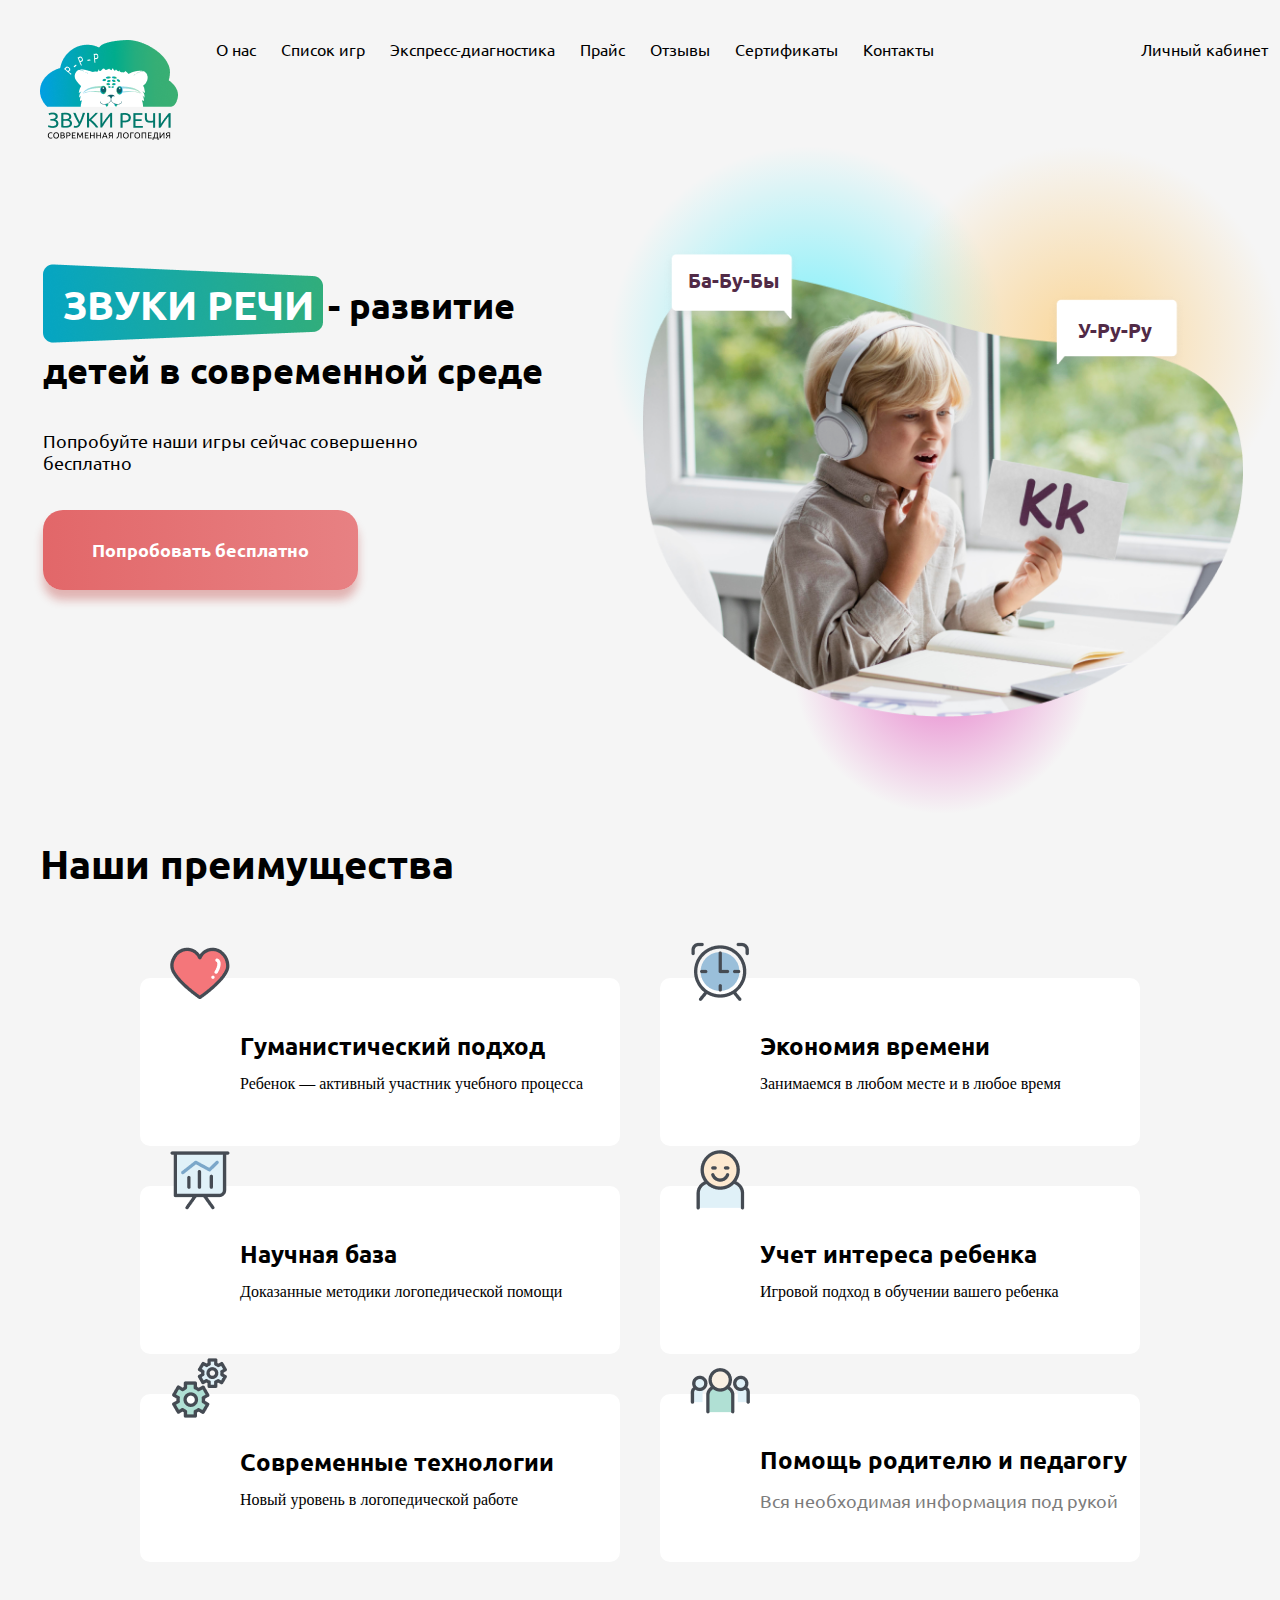
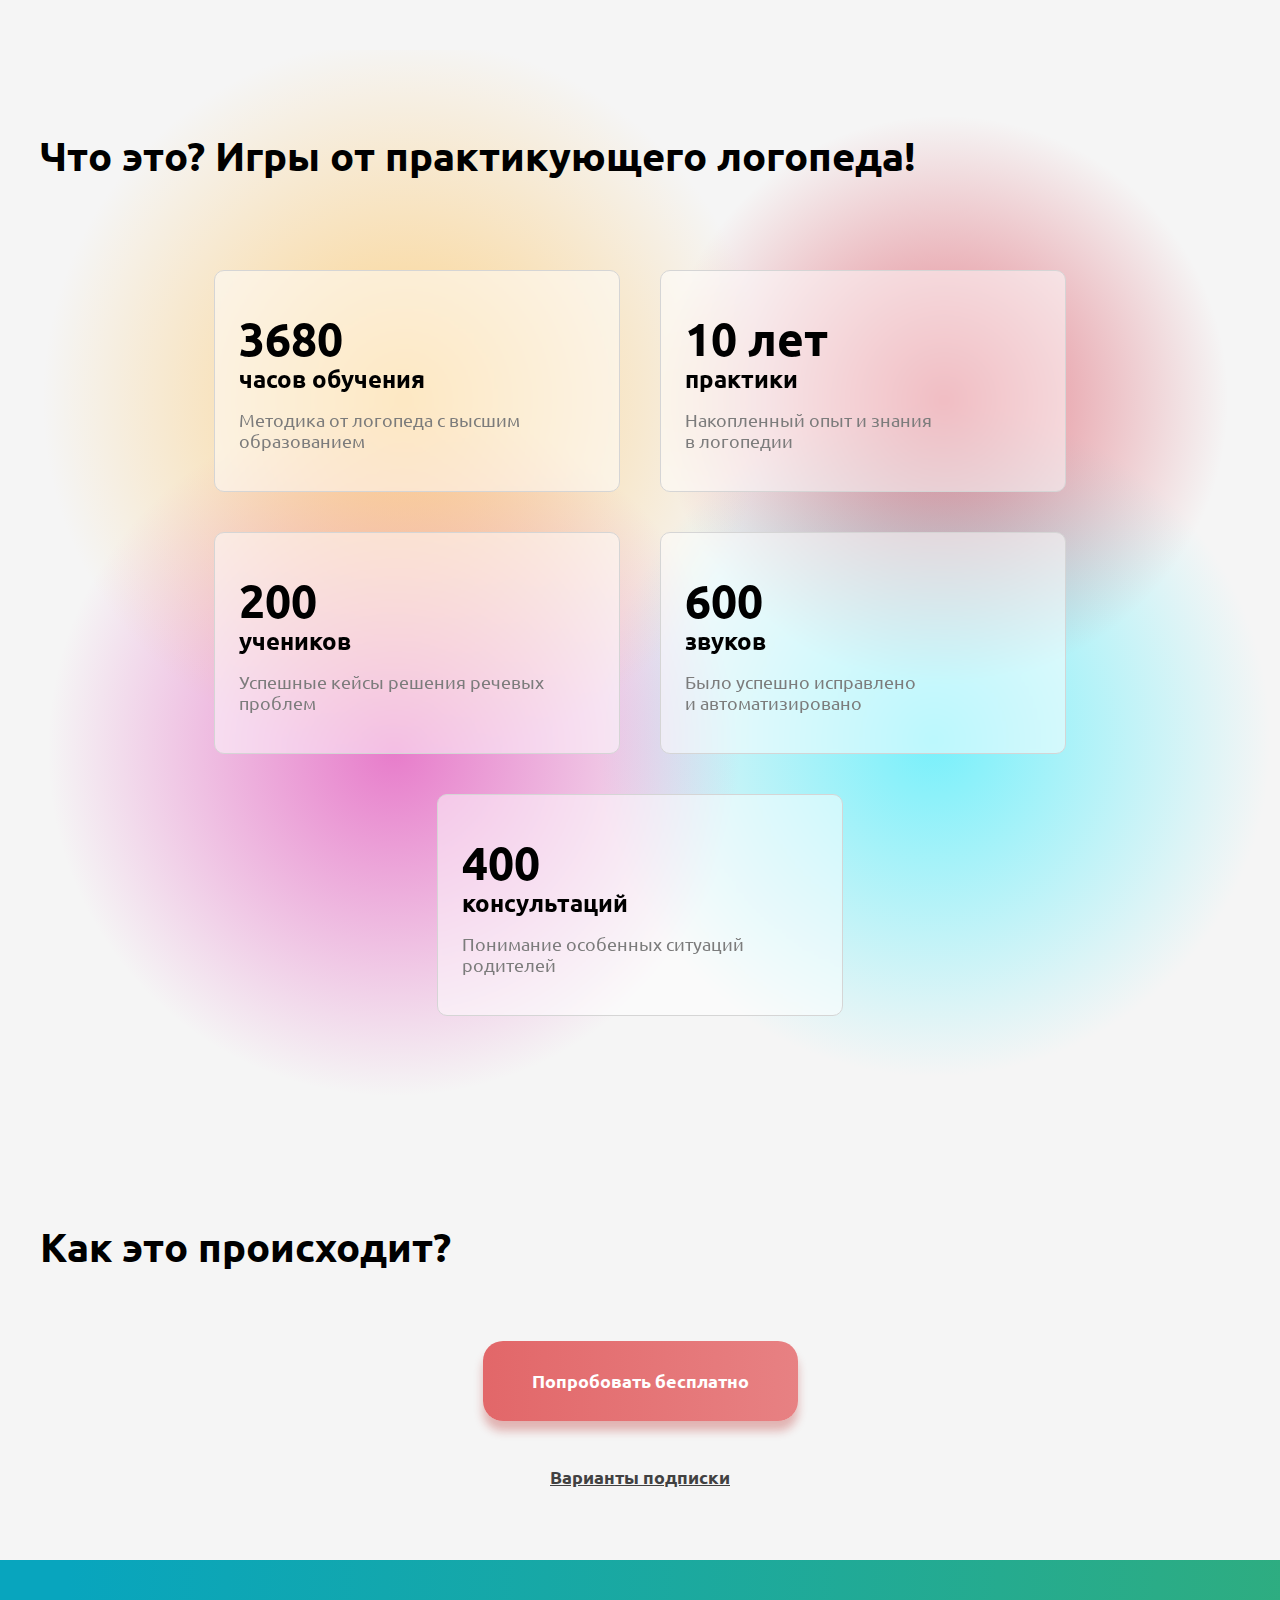
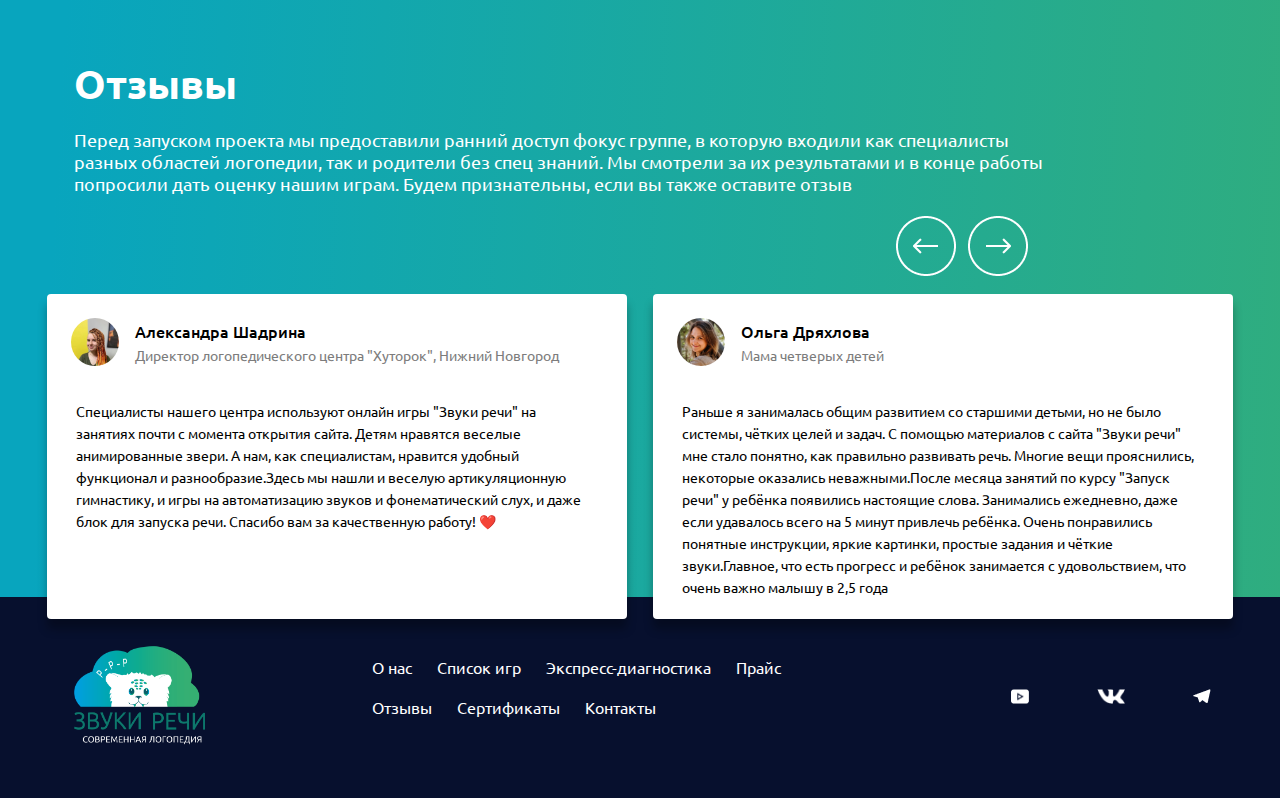
<file: index.html>
<!DOCTYPE html>
<html lang="ru">
<head>
    <meta charset="UTF-8">
    <meta http-equiv="X-UA-Compatible" content="IE=edge">
    <meta name="viewport" content="width=device-width, initial-scale=1.0">
    <link rel="stylesheet" href="src/css/normalize.css">
    <link rel="stylesheet" href="src/css/reset.css">
    <link rel="stylesheet" href="src/css/style.css">
    <!-- Семья шрифтов -->
    <link rel="preconnect" href="https://fonts.googleapis.com">
    <link rel="preconnect" href="https://fonts.gstatic.com" crossorigin>
    <link href="https://fonts.googleapis.com/css2?family=Ubuntu&display=swap" rel="stylesheet">
    <title>Звуки речи</title>
    <!-- Мета теги -->
    <meta name="keywords" content="Анна Лоткова, логопед-дефектолог" />
    <meta name="description" content="Занятия в игровой форме, развитие речи детей с раннего возраста" />
    <!-- Фав иконки -->
    <link rel="apple-touch-icon" sizes="60x60" href="src/favicon/apple-icon-60x60.png">
    <link rel="apple-touch-icon" sizes="72x72" href="src/favicon/apple-icon-72x72.png">
    <link rel="apple-touch-icon" sizes="76x76" href="src/favicon/apple-icon-76x76.png">
    <link rel="apple-touch-icon" sizes="114x114" href="src/favicon/apple-icon-114x114.png">
    <link rel="apple-touch-icon" sizes="120x120" href="src/favicon/apple-icon-120x120.png">
    <link rel="apple-touch-icon" sizes="144x144" href="src/favicon/apple-icon-144x144.png">
    <link rel="apple-touch-icon" sizes="152x152" href="src/favicon/apple-icon-152x152.png">
    <link rel="apple-touch-icon" sizes="180x180" href="src/favicon/apple-icon-180x180.png">
    <link rel="icon" type="image/png" sizes="192x192"  href="src/favicon/android-icon-192x192.png">
    <link rel="icon" type="image/png" sizes="32x32" href="src/favicon/favicon-32x32.png">
    <link rel="icon" type="image/png" sizes="96x96" href="src/favicon/favicon-96x96.png">
    <link rel="icon" type="image/png" sizes="16x16" href="src/favicon/favicon-16x16.png">
    <link rel="manifest" href="src/favicon/manifest.json">
    <meta name="msapplication-TileColor" content="#ffffff">
    <meta name="msapplication-TileImage" content="src/favicon/ms-icon-144x144.png">
    <meta name="theme-color" content="#ffffff">
</head>
<body>

    <div class="container-main">

    <!-- МЕНЮ -->

    <div class="container-menu">
        <div>
            <a href="index.html">
                <img class="logo-image" src="src/png/logo.png" alt="логотип" width="138px">
            </a>
        </div>
        <nav class="container-nav">
            <li><a class="par-menu" href="aboutUs.html">О нас</a></li>
            <li><a class="par-menu" href="gameList.html">Список игр</a></li>
            <li><a class="par-menu" href="diagnostics.html">Экспресс-диагностика</a></li>
            <li><a class="par-menu" href="price.html">Прайс</a></li>
            <li><a class="par-menu" href="#comment">Отзывы</a></li>
            <li><a class="par-menu" href="certificate.html">Сертификаты</a></li>
            <li><a class="par-menu" href="contacts.html">Контакты</a></li>
            <li class="last"><a class="par-menu" href="#">Личный кабинет</a></li>
        </nav>
    </div>

    <!-- Первый блок -->


    <div class="first-container">

        <!-- Левая часть первого блока -->

        <div class="left-block">

            <div class="first-line">
                <div class="logo-brief">
                    <img src="src/png/logoBrief.png" alt="Иконка малая" width="280px">
                    <h1 class="par-logo">ЗВУКИ РЕЧИ</h1>
                </div>
                <h2 class="tagline posit-par">- развитие</h2>
            </div>
            <h2 class="tagline tagline-posit"> детей в современной среде</h2>
            <h3 class="par-cta">Попробуйте наши игры сейчас совершенно <br> бесплатно</h3>
            <button class="btn-cta">Попробовать бесплатно</button>
        </div>

        <!-- Правая часть первого блока -->

        <div class="right-block">
            <div class="bc-container">
                    <div class="blue-spot"></div>
                    <div class="orange-spot"></div>
                    <div class="purple-spot"></div>
                    <img class="image-cta" src="src/image/boy.png" alt="фото мальчика" width="600px">
                    <img class="dialog-one" src="src/image/babuby.png" alt="" width="138.32px">
                    <img class="dialog-two" src="src/image/yruru.png" alt="" width="138.32px">
                    <p class="par-dialog-one">Ба-Бу-Бы</p>
                    <p class="par-dialog-two">У-Ру-Ру</p>
            </div>
            
        </div>

    </div>

    <!-- Второй блок -->

    <!-- Заголовок -->

    <div class="header">
        <h2 class="heading">Наши преимущества</h2>
    </div>

    <!-- Блоки с преимуществами -->

    <div class="second-container">
        <div class="edge-block">
            <h3 class="edge-header">Гуманистический подход</h3>
            <p class="edge-par">Ребенок — активный участник учебного процесса</p>
            <div class="icon-box">
                <img class="icon-edge" src="src/icon/heart.png" alt="сердце иконка" width="60px">
            </div>
        </div>

        <div class="edge-block">
            <h3 class="edge-header">Экономия времени</h3>
            <p class="edge-par">Занимаемся в любом месте и в любое время</p>
            <div class="icon-box">
                <img class="icon-edge" src="src/icon/watch.png" alt="иконка часы" width="60px">
            </div>
        </div>

        <div class="edge-block">
            <h3 class="edge-header">Научная база</h3>
            <p class="edge-par">Доказанные методики логопедической помощи</p>
            <div class="icon-box">
                <img class="icon-edge" src="src/icon/board.png" alt="иконка доска" width="60px">
            </div>
        </div>

        <div class="edge-block">
            <h3 class="edge-header">Учет интереса ребенка</h3>
            <p class="edge-par">Игровой подход в обучении вашего ребенка</p>
            <div class="icon-box">
                <img class="icon-edge" src="src/icon/human.png" alt="иконка человек" width="60px">
            </div>
        </div>

        <div class="edge-block">
            <h3 class="edge-header">Современные технологии</h3>
            <p class="edge-par">Новый уровень в логопедической работе</p>
            <div class="icon-box">
                <img class="icon-edge" src="src/icon/machine.png" alt="деталь иконка" width="60px">
            </div>
        </div>

        <div class="edge-block">
            <h3 class="edge-header">Помощь родителю и педагогу</h3>
            <p class="grey-par">Вся необходимая информация под рукой</p>
            <div class="icon-box">
                <img class="icon-edge" src="src/icon/personal.png" alt="люди иконка" width="60px">
            </div>
        </div>
    </div>

    <!-- Третий блок -->

    <!-- Заголовок -->

    <div class="header">
        <h2 class="heading">Что это? Игры от практикующего логопеда!</h2>
    </div>


    <div class="third-container">

        <div class="gradient-container">
            <div class="yellow-spot"></div>
            <div class="red-spot"></div>
            <div class="violet-spot"></div>
            <div class="aquamarine-spot"></div>
        </div>

        <div class="skill-block">
            <h3 class="skill-header">3680</h3>
            <p class="skill-header-min">часов обучения</p>
            <p class="grey-par">Методика от логопеда с высшим образованием</p>
        </div>
    


        <div class="skill-block">
            <h3 class="skill-header">10 лет</h3>
            <p class="skill-header-min">практики</p>
            <p class="grey-par">Накопленный опыт и знания <br> в логопедии</p>
        </div>



        <div class="skill-block">
            <h3 class="skill-header">200</h3>
            <p class="skill-header-min">учеников</p>
            <p class="grey-par">Успешные кейсы решения речевых проблем</p>
        </div>



        <div class="skill-block">
            <h3 class="skill-header">600</h3>
            <p class="skill-header-min">звуков</p>
            <p class="grey-par">Было успешно исправлено <br> и автоматизировано</p>
        </div>



        <div class="skill-block">
            <h3 class="skill-header">400</h3>
            <p class="skill-header-min">консультаций</p>
            <p class="grey-par">Понимание особенных ситуаций <br> родителей</p>
        </div>
    </div>

    <!-- Четвертый блок -->

    <!-- Заголовок -->

    <div class="header">
        <h2 class="heading">Как это происходит?</h2>
    </div>

    <div class="fourth-container">

        <!-- <div class="vid">
            <iframe width="560" height="315" src="https://www.youtube.com/embed/QD6H0W0HQG4" title="YouTube video player" frameborder="0" allow="accelerometer; autoplay; clipboard-write; encrypted-media; gyroscope; picture-in-picture" allowfullscreen></iframe>
        </div>  -->

        <div class="btn-container">
            <button class="btn-cta">Попробовать бесплатно</button>
        </div>

        <div class="subscip-container">
            <h4 class="subscrip">Варианты подписки</h4>
        </div>
        
    </div>

    <!-- Пятый блок -->

    <div class="fifth-container" id="comment">
        <div>

            <div class="com-header">
                <h2 class="com-heading">Отзывы</h2>
            </div>

            <div class="com-container">
                <p class="par-com">Перед запуском проекта мы предоставили ранний доступ фокус группе, в которую входили как специалисты разных областей логопедии, так и родители без спец знаний. Мы смотрели за их результатами и в конце работы попросили дать оценку нашим играм. Будем признательны, если вы также оставите отзыв</p>
            </div>

            <div class="btn-arrow-container">
                <button class="arrow-btn" id="btnBack"><img src="src/icon/left arrow.png" alt="стрелка налево" width="60px"></button>
                <button class="arrow-btn" id="btnNext"><img src="src/icon/right arrow.png" alt="стрелка направо" width="60px"></button>
            </div>

            <div class="comment-array" id="comments">
            
                <div class="comment-list oneComment" id="oneComment">
                    <div class="comment-hat">
                        <img class="comment-image" src="src/image/Aleksandra Shadrina.jpeg" alt="фото для отзыва" width="48px">
                        <div class="comment-heading">
                            <h5 class="comment-name">Александра Шадрина</h5>
                            <h6 class="comment-address">Директор логопедического центра "Хуторок", Нижний Новгород</h6>
                        </div>
                    </div>
                    <p class="comment-text">Специалисты нашего центра используют онлайн игры "Звуки речи" на занятиях почти с момента открытия сайта. Детям нравятся веселые анимированные звери. А нам, как специалистам, нравится удобный функционал и разнообразие.Здесь мы нашли и веселую артикуляционную гимнастику, и игры на автоматизацию звуков и фонематический слух, и даже блок для запуска речи. Спасибо вам за качественную работу! ❤️</p>
                </div>

                <div class="comment-list twoComment" id="twoComment">
                    <div class="comment-hat">
                        <img class="comment-image" src="src/image/Olga Dryhlova.jpeg" alt="фото для отзыва" width="48px">
                        <div class="comment-heading">
                            <h5 class="comment-name">Ольга Дряхлова</h5>
                            <h6 class="comment-address">Мама четверых детей </h6>
                        </div>
                    </div>
                    <p class="comment-text">Раньше я занималась общим развитием со старшими детьми, но не было системы, чётких целей и задач. С помощью материалов с сайта "Звуки речи" мне стало понятно, как правильно развивать речь. Многие вещи прояснились, некоторые оказались неважными.После месяца занятий по курсу "Запуск речи" у ребёнка появились настоящие слова. Занимались ежедневно, даже если удавалось всего на 5 минут привлечь ребёнка. Очень понравились понятные инструкции, яркие картинки, простые задания и чёткие звуки.Главное, что есть прогресс и ребёнок занимается с удовольствием, что очень важно малышу в 2,5 года</p>
                </div>
            

                
                <div class="comment-list hidden" id="threeComment">
                    <div class="comment-hat">
                        <img class="comment-image" src="src/image/Maria Batanova.jpeg" alt="фото для отзыва" width="48px">
                        <div class="comment-heading">
                            <h5 class="comment-name">Мария Батанова</h5>
                            <h6 class="comment-address">Директор онлайн-школы "Суперспич"</h6>
                        </div>
                    </div>
                    <p class="comment-text">С удовольствием использую игры "Звуки Речи" в работе моей онлайнfourComment-школы. Мне нравится, что игры быстро запускаются и не тормозят в работе, это очень важно на онлайн-занятиях. Ещё один большой плюс в том, что игры простые и понятные. Дети не отвлекаются на лишние детали. Важно, что к заданиям всегда есть инструкции. 
                        Рекомендую специалистам и родителям!</p>
                </div>

                <div class="comment-list hidden" id="fourComment">
                    <div class="comment-hat">
                        <img class="comment-image" src="src/image/Ekaterina.jpeg" alt="фото для отзыва" width="48px">
                        <div class="comment-heading">
                            <h5 class="comment-name">Екатерина</h5>
                            <h6 class="comment-address">Учитель-логопед первой категории МКДОУ № 9 г.Кирова</h6>
                        </div>
                    </div>
                    <p class="comment-text">Ваши игры - прекрасное дополнение к печатным пособиям. Дети в восторге! Милые персонажи игр никого не оставили равнодушными) Хочу отметить также простоту использования игр, очень удобно. Спасибо, буду рекомендовать коллегам и родителям!</p>
                </div>
                
            </div>
        </div>
    </div>

    <footer class="footer">
        <div>
            <a href="index.html">
                <img class="logo-image" src="src/png/logofooter.png" alt="логотип" width="138px">
            </a>
        </div>

        <nav class="container-nav-footer">
            <li><a class="par-footer" href="aboutUs.html">О нас</a></li>
            <li><a class="par-footer" href="gameList.html">Список игр</a></li>
            <li><a class="par-footer" href="diagnostics.html">Экспресс-диагностика</a></li>
            <li><a class="par-footer" href="price.html">Прайс</a></li>
            <li><a class="par-footer" href="#comment">Отзывы</a></li>
            <li><a class="par-footer" href="certificate.html">Сертификаты</a></li>
            <li><a class="par-footer" href="contacts.html">Контакты</a></li>
        </nav>

        <div class="contact-container" id="contact">
            <a href="#">
                <img src="src/icon/youtube.png" alt="ютуб" height="15px">
            </a>

            <a href="#">
                <img src="src/icon/vk.png" alt="вконтакте" height="15px">
            </a>

            <a href="#">
                <img src="src/icon/telegram.png" alt="телеграмм" height="15px">
            </a>
        </div>

    </footer>


    </div>

    <script src="script.js"></script>
</body>
</html>
</file>
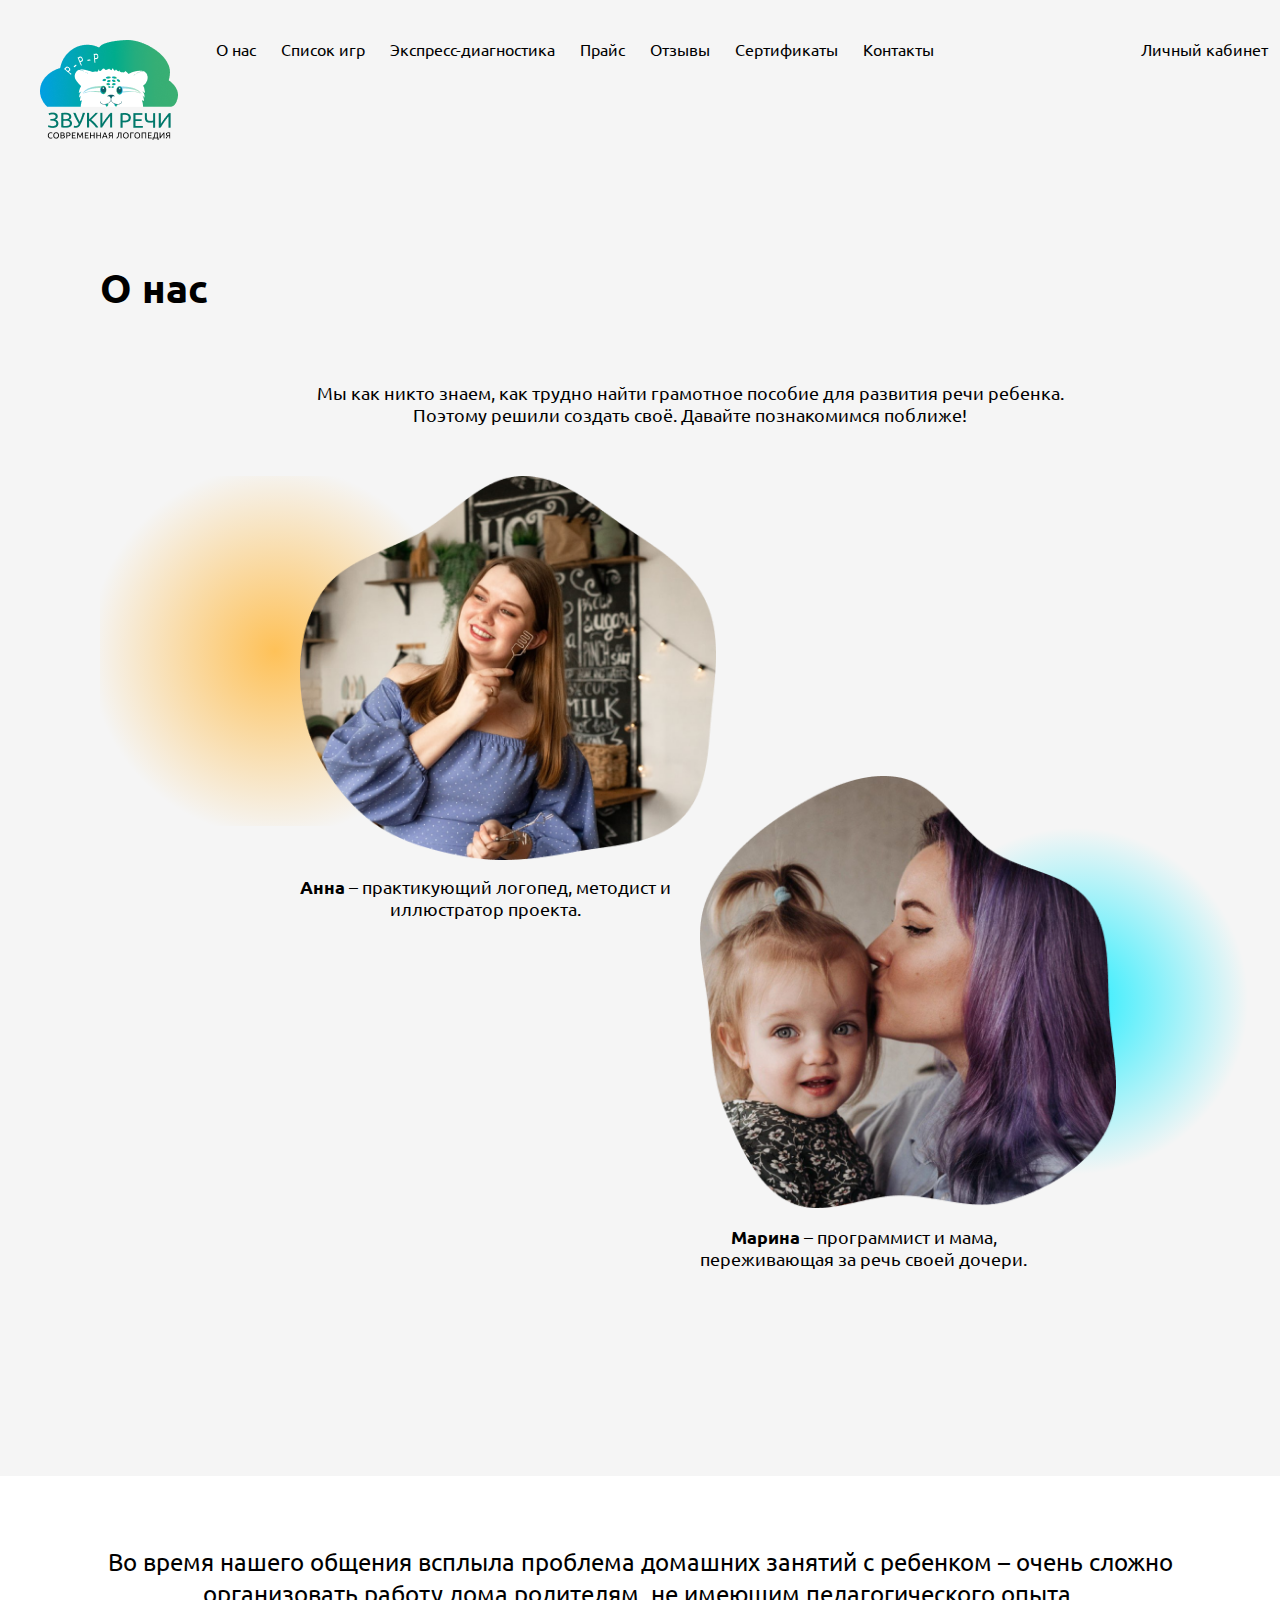
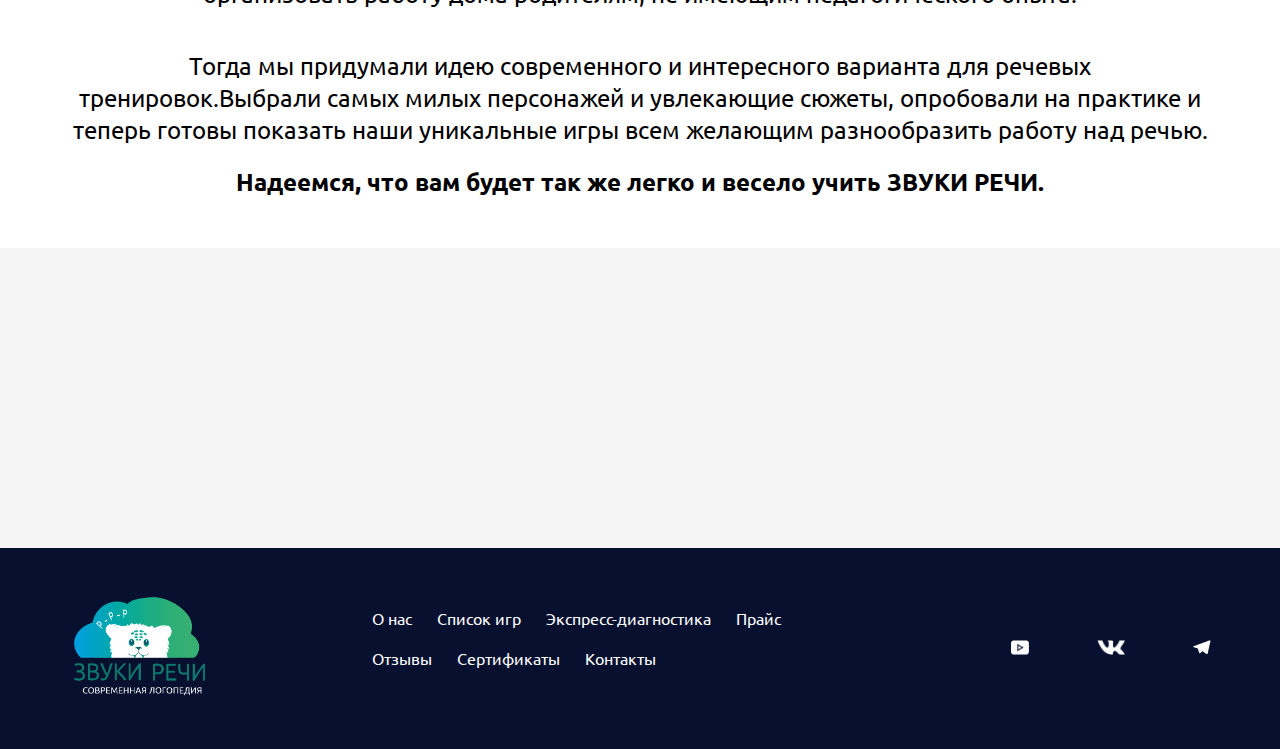
<file: aboutUs.html>
<!DOCTYPE html>
<html lang="ru">
<head>
    <meta charset="UTF-8">
    <meta http-equiv="X-UA-Compatible" content="IE=edge">
    <meta name="viewport" content="width=device-width, initial-scale=1.0">
    <link rel="stylesheet" href="src/css/normalize.css">
    <link rel="stylesheet" href="src/css/reset.css">
    <link rel="stylesheet" href="src/css/style.css">
    <!-- Семья шрифтов -->
    <link rel="preconnect" href="https://fonts.googleapis.com">
    <link rel="preconnect" href="https://fonts.gstatic.com" crossorigin>
    <link href="https://fonts.googleapis.com/css2?family=Ubuntu&display=swap" rel="stylesheet">
    <title>Звуки речи</title>
    <!-- Мета теги -->
    <meta name="keywords" content="Анна Лоткова, логопед-дефектолог" />
    <meta name="description" content="Занятия в игровой форме, развитие речи детей с раннего возраста" />
    <!-- Фав иконки -->
    <link rel="apple-touch-icon" sizes="60x60" href="src/favicon/apple-icon-60x60.png">
    <link rel="apple-touch-icon" sizes="72x72" href="src/favicon/apple-icon-72x72.png">
    <link rel="apple-touch-icon" sizes="76x76" href="src/favicon/apple-icon-76x76.png">
    <link rel="apple-touch-icon" sizes="114x114" href="src/favicon/apple-icon-114x114.png">
    <link rel="apple-touch-icon" sizes="120x120" href="src/favicon/apple-icon-120x120.png">
    <link rel="apple-touch-icon" sizes="144x144" href="src/favicon/apple-icon-144x144.png">
    <link rel="apple-touch-icon" sizes="152x152" href="src/favicon/apple-icon-152x152.png">
    <link rel="apple-touch-icon" sizes="180x180" href="src/favicon/apple-icon-180x180.png">
    <link rel="icon" type="image/png" sizes="192x192"  href="src/favicon/android-icon-192x192.png">
    <link rel="icon" type="image/png" sizes="32x32" href="src/favicon/favicon-32x32.png">
    <link rel="icon" type="image/png" sizes="96x96" href="src/favicon/favicon-96x96.png">
    <link rel="icon" type="image/png" sizes="16x16" href="src/favicon/favicon-16x16.png">
    <link rel="manifest" href="src/favicon/manifest.json">
    <meta name="msapplication-TileColor" content="#ffffff">
    <meta name="msapplication-TileImage" content="src/favicon/ms-icon-144x144.png">
    <meta name="theme-color" content="#ffffff">
</head>
<body>
    <!-- МЕНЮ -->

    <div class="container-menu">
                <div>
                    <a href="index.html">
                        <img class="logo-image" src="src/png/logo.png" alt="логотип" width="138px">
                    </a>
                </div>
                <nav class="container-nav">
                    <li><a class="par-menu" href="aboutUs.html">О нас</a></li>
                    <li><a class="par-menu" href="gameList.html">Список игр</a></li>
                    <li><a class="par-menu" href="diagnostics.html">Экспресс-диагностика</a></li>
                    <li><a class="par-menu" href="price.html">Прайс</a></li>
                    <li><a class="par-menu" href="index.html#comment">Отзывы</a></li>
                    <li><a class="par-menu" href="certificate.html">Сертификаты</a></li>
                    <li><a class="par-menu" href="contacts.html">Контакты</a></li>
                    <li class="last"><a class="par-menu" href="#">Личный кабинет</a></li>
                </nav>
    </div>


        <div class="container">
            <div class="container-main">
                <div class="main-container-au">
                    
                    <!-- Заголовок -->
                    <div class="header header-au">
                        <h2 class="heading">О нас</h2>
                    </div>

                    <!-- первый блок текста -->

                    <div class="container-par-au">
                        <p class="par-au">Мы как никто знаем, как трудно найти грамотное пособие для развития речи ребенка. <br>Поэтому решили создать своё. Давайте познакомимся поближе!</p>
                    </div>

                    <!-- Фото логопед -->
                    <div class="container-ua">
                        <div class="container-foto-ua">
                            <img class="foto-logop-ua" src="src/image/AnnaLotkova.png" alt="фото логопеда" width="416px">
                            <div class="gradient-orang-ua"></div>
                            <div class="container-name-ua-logop">
                                <p class="par-au"><span class="par-au-name">Анна</span> – практикующий логопед, методист и <br> иллюстратор проекта.</p>
                            </div>
                        </div> 
                    </div>
                   
                    <div class="container-ua">
                        <div class="container-foto-ua">
                            <img class="foto-prog-ua" src="src/image/MarinaGlazunova.png" alt="фото программиста" width="416px">
                            <div class="gradient-bleu-ua"></div>
                            <div class="container-name-ua-prog">
                                <p class="par-au"><span class="par-au-name">Марина </span> – программист и мама, <br>переживающая за речь своей дочери.</p>
                            </div>
                        </div> 
                    </div>
                </div>

                <!-- Блок с текстом -->

                <div class="container-au-text">
                    <p class="text-au">Во время нашего общения всплыла проблема домашних занятий с ребенком – очень сложно организовать работу дома родителям, не имеющим педагогического опыта. </p>
                    <p  class="text-au">Тогда мы придумали идею современного и интересного варианта для речевых тренировок.Выбрали самых милых персонажей и увлекающие сюжеты, опробовали на практике и теперь готовы показать наши уникальные игры всем желающим разнообразить работу над речью.</p>
                    <p  class="text-au-b">Надеемся, что вам будет так же легко и весело учить ЗВУКИ РЕЧИ.</p>
                </div>
            </div>
        </div>

    <!-- Футер -->

    <footer class="footer">
        <div>
            <a href="index.html">
                <img class="logo-image" src="src/png/logofooter.png" alt="логотип" width="138px">
            </a>
        </div>

        <nav class="container-nav-footer">
            <li><a class="par-footer" href="aboutUs.html">О нас</a></li>
            <li><a class="par-footer" href="gameList.html">Список игр</a></li>
            <li><a class="par-footer" href="diagnostics.html">Экспресс-диагностика</a></li>
            <li><a class="par-footer" href="price.html">Прайс</a></li>
            <li><a class="par-footer" href="index.html#comment">Отзывы</a></li>
            <li><a class="par-footer" href="certificate.html">Сертификаты</a></li>
            <li><a class="par-footer" href="contacts.html">Контакты</a></li>
        </nav>

        <div class="contact-container" id="contact">
            <a href="#">
                <img src="src/icon/youtube.png" alt="ютуб" height="15px">
            </a>

            <a href="#">
                <img src="src/icon/vk.png" alt="вконтакте" height="15px">
            </a>

            <a href="#">
                <img src="src/icon/telegram.png" alt="телеграмм" height="15px">
            </a>
        </div>

    </footer>

    
</body>
</html>
</file>
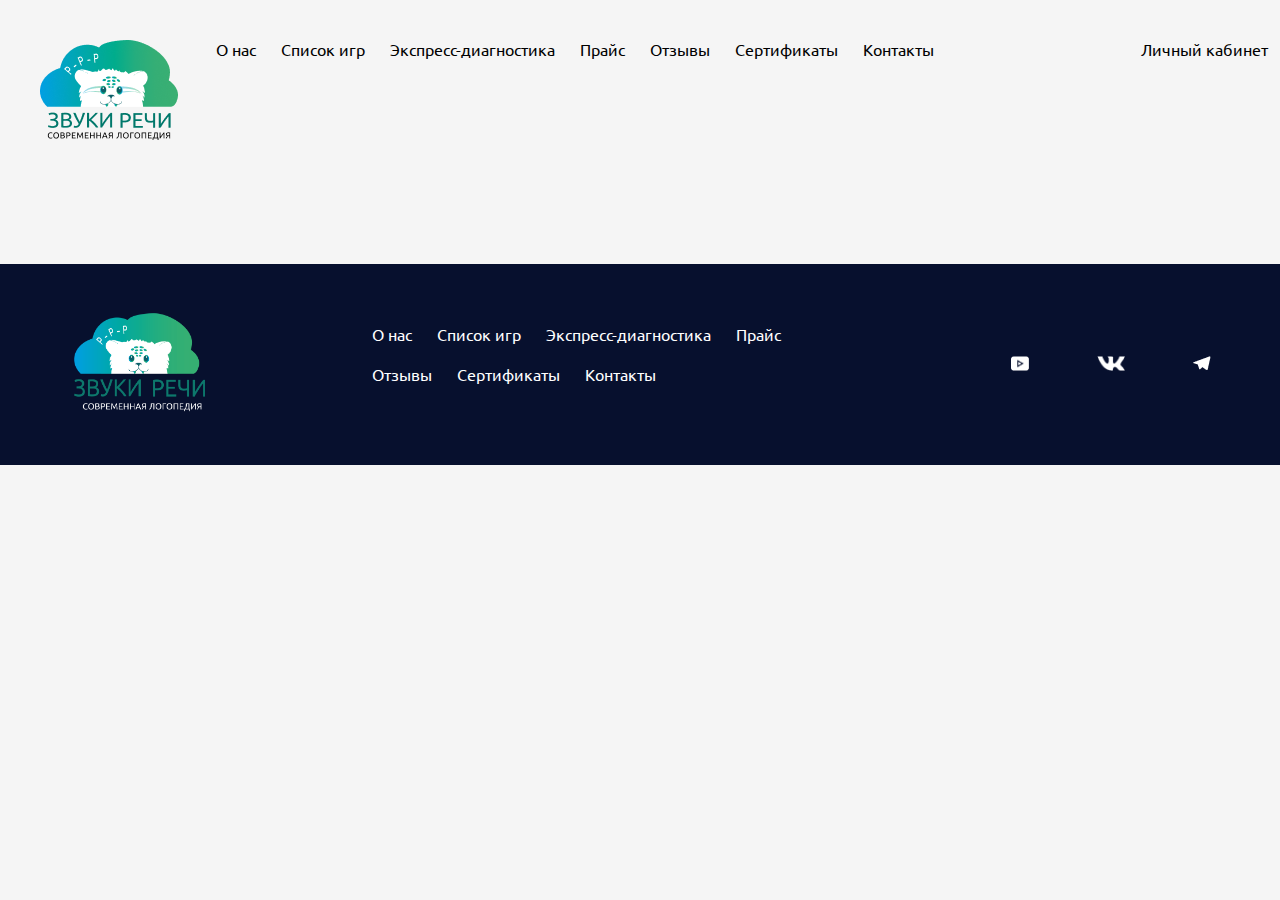
<file: certificate.html>
<!DOCTYPE html>
<html lang="ru">
<head>
    <meta charset="UTF-8">
    <meta http-equiv="X-UA-Compatible" content="IE=edge">
    <meta name="viewport" content="width=device-width, initial-scale=1.0">
    <link rel="stylesheet" href="src/css/normalize.css">
    <link rel="stylesheet" href="src/css/reset.css">
    <link rel="stylesheet" href="src/css/style.css">
    <!-- Семья шрифтов -->
    <link rel="preconnect" href="https://fonts.googleapis.com">
    <link rel="preconnect" href="https://fonts.gstatic.com" crossorigin>
    <link href="https://fonts.googleapis.com/css2?family=Ubuntu&display=swap" rel="stylesheet">
    <title>Звуки речи</title>
    <!-- Мета теги -->
    <meta name="keywords" content="Анна Лоткова, логопед-дефектолог" />
    <meta name="description" content="Занятия в игровой форме, развитие речи детей с раннего возраста" />
    <!-- Фав иконки -->
    <link rel="apple-touch-icon" sizes="60x60" href="src/favicon/apple-icon-60x60.png">
    <link rel="apple-touch-icon" sizes="72x72" href="src/favicon/apple-icon-72x72.png">
    <link rel="apple-touch-icon" sizes="76x76" href="src/favicon/apple-icon-76x76.png">
    <link rel="apple-touch-icon" sizes="114x114" href="src/favicon/apple-icon-114x114.png">
    <link rel="apple-touch-icon" sizes="120x120" href="src/favicon/apple-icon-120x120.png">
    <link rel="apple-touch-icon" sizes="144x144" href="src/favicon/apple-icon-144x144.png">
    <link rel="apple-touch-icon" sizes="152x152" href="src/favicon/apple-icon-152x152.png">
    <link rel="apple-touch-icon" sizes="180x180" href="src/favicon/apple-icon-180x180.png">
    <link rel="icon" type="image/png" sizes="192x192"  href="src/favicon/android-icon-192x192.png">
    <link rel="icon" type="image/png" sizes="32x32" href="src/favicon/favicon-32x32.png">
    <link rel="icon" type="image/png" sizes="96x96" href="src/favicon/favicon-96x96.png">
    <link rel="icon" type="image/png" sizes="16x16" href="src/favicon/favicon-16x16.png">
    <link rel="manifest" href="src/favicon/manifest.json">
    <meta name="msapplication-TileColor" content="#ffffff">
    <meta name="msapplication-TileImage" content="src/favicon/ms-icon-144x144.png">
    <meta name="theme-color" content="#ffffff">
</head>
<body>
    <!-- МЕНЮ -->

    <div class="container-menu">
                <div>
                    <a href="index.html">
                        <img class="logo-image" src="src/png/logo.png" alt="логотип" width="138px">
                    </a>
                </div>
                <nav class="container-nav">
                    <li><a class="par-menu" href="aboutUs.html">О нас</a></li>
                    <li><a class="par-menu" href="gameList.html">Список игр</a></li>
                    <li><a class="par-menu" href="diagnostics.html">Экспресс-диагностика</a></li>
                    <li><a class="par-menu" href="price.html">Прайс</a></li>
                    <li><a class="par-menu" href="index.html#comment">Отзывы</a></li>
                    <li><a class="par-menu" href="certificate.html">Сертификаты</a></li>
                    <li><a class="par-menu" href="contacts.html">Контакты</a></li>
                    <li class="last"><a class="par-menu" href="#">Личный кабинет</a></li>
                </nav>
    </div>



    <!-- Футер -->

    <footer class="footer">
        <div>
            <a href="index.html">
                <img class="logo-image" src="src/png/logofooter.png" alt="логотип" width="138px">
            </a>
        </div>

        <nav class="container-nav-footer">
            <li><a class="par-footer" href="aboutUs.html">О нас</a></li>
            <li><a class="par-footer" href="gameList.html">Список игр</a></li>
            <li><a class="par-footer" href="diagnostics.html">Экспресс-диагностика</a></li>
            <li><a class="par-footer" href="price.html">Прайс</a></li>
            <li><a class="par-footer" href="index.html#comment">Отзывы</a></li>
            <li><a class="par-footer" href="certificate.html">Сертификаты</a></li>
            <li><a class="par-footer" href="contacts.html">Контакты</a></li>
        </nav>

        <div class="contact-container" id="contact">
            <a href="#">
                <img src="src/icon/youtube.png" alt="ютуб" height="15px">
            </a>

            <a href="#">
                <img src="src/icon/vk.png" alt="вконтакте" height="15px">
            </a>

            <a href="#">
                <img src="src/icon/telegram.png" alt="телеграмм" height="15px">
            </a>
        </div>

    </footer>


</body>
</html>
</file>
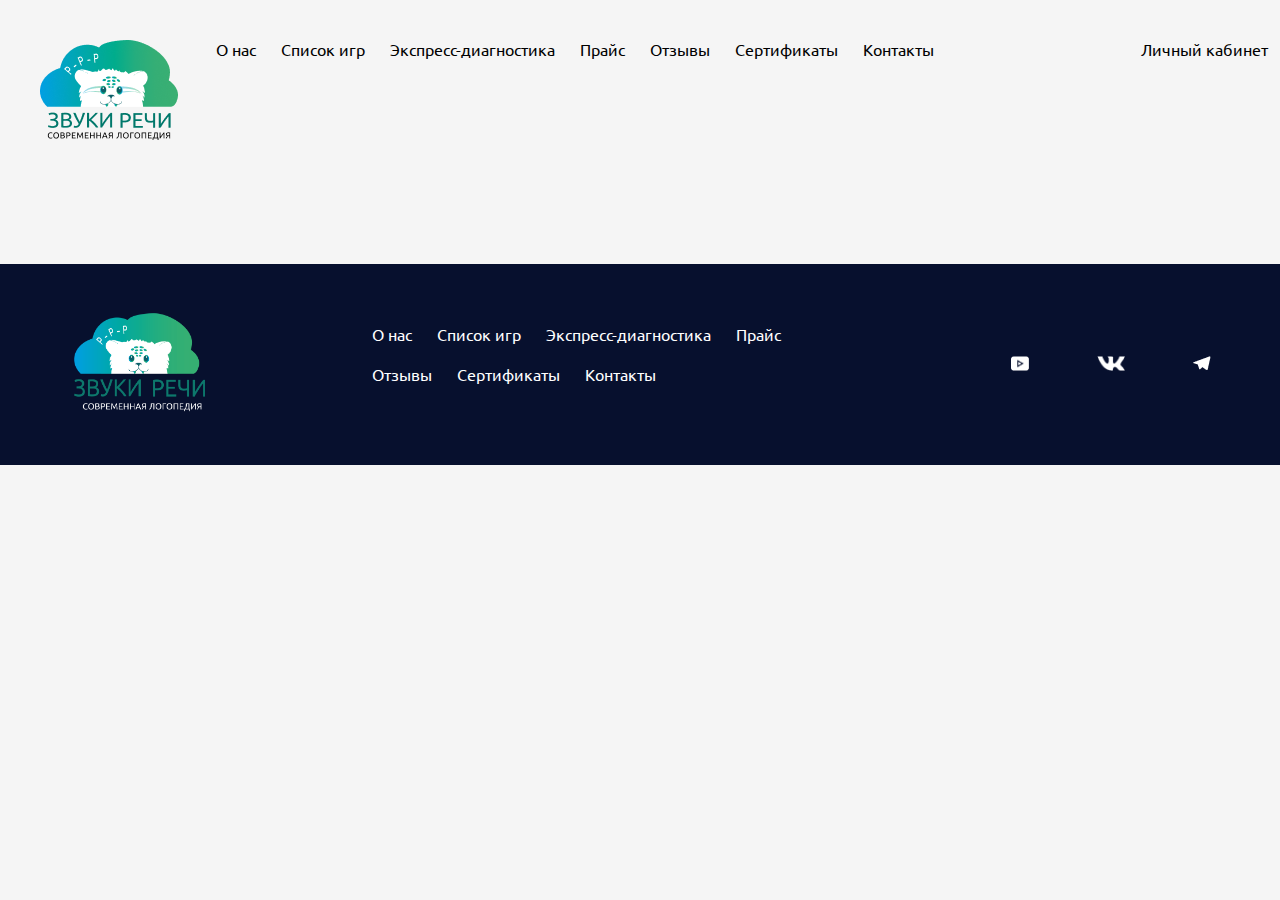
<file: contacts.html>
<!DOCTYPE html>
<html lang="ru">
<head>
    <meta charset="UTF-8">
    <meta http-equiv="X-UA-Compatible" content="IE=edge">
    <meta name="viewport" content="width=device-width, initial-scale=1.0">
    <link rel="stylesheet" href="src/css/normalize.css">
    <link rel="stylesheet" href="src/css/reset.css">
    <link rel="stylesheet" href="src/css/style.css">
    <!-- Семья шрифтов -->
    <link rel="preconnect" href="https://fonts.googleapis.com">
    <link rel="preconnect" href="https://fonts.gstatic.com" crossorigin>
    <link href="https://fonts.googleapis.com/css2?family=Ubuntu&display=swap" rel="stylesheet">
    <title>Звуки речи</title>
    <!-- Мета теги -->
    <meta name="keywords" content="Анна Лоткова, логопед-дефектолог" />
    <meta name="description" content="Занятия в игровой форме, развитие речи детей с раннего возраста" />

    <!-- Фав иконки -->
    <link rel="apple-touch-icon" sizes="60x60" href="src/favicon/apple-icon-60x60.png">
    <link rel="apple-touch-icon" sizes="72x72" href="src/favicon/apple-icon-72x72.png">
    <link rel="apple-touch-icon" sizes="76x76" href="src/favicon/apple-icon-76x76.png">
    <link rel="apple-touch-icon" sizes="114x114" href="src/favicon/apple-icon-114x114.png">
    <link rel="apple-touch-icon" sizes="120x120" href="src/favicon/apple-icon-120x120.png">
    <link rel="apple-touch-icon" sizes="144x144" href="src/favicon/apple-icon-144x144.png">
    <link rel="apple-touch-icon" sizes="152x152" href="src/favicon/apple-icon-152x152.png">
    <link rel="apple-touch-icon" sizes="180x180" href="src/favicon/apple-icon-180x180.png">
    <link rel="icon" type="image/png" sizes="192x192"  href="src/favicon/android-icon-192x192.png">
    <link rel="icon" type="image/png" sizes="32x32" href="src/favicon/favicon-32x32.png">
    <link rel="icon" type="image/png" sizes="96x96" href="src/favicon/favicon-96x96.png">
    <link rel="icon" type="image/png" sizes="16x16" href="src/favicon/favicon-16x16.png">
    <link rel="manifest" href="src/favicon/manifest.json">
    <meta name="msapplication-TileColor" content="#ffffff">
    <meta name="msapplication-TileImage" content="src/favicon/ms-icon-144x144.png">
    <meta name="theme-color" content="#ffffff">
</head>
<body>
    <!-- МЕНЮ -->

    <div class="container-menu">
                <div>
                    <a href="index.html">
                        <img class="logo-image" src="src/png/logo.png" alt="логотип" width="138px">
                    </a>
                </div>
                <nav class="container-nav">
                    <li><a class="par-menu" href="aboutUs.html">О нас</a></li>
                    <li><a class="par-menu" href="gameList.html">Список игр</a></li>
                    <li><a class="par-menu" href="diagnostics.html">Экспресс-диагностика</a></li>
                    <li><a class="par-menu" href="price.html">Прайс</a></li>
                    <li><a class="par-menu" href="index.html#comment">Отзывы</a></li>
                    <li><a class="par-menu" href="certificate.html">Сертификаты</a></li>
                    <li><a class="par-menu" href="contacts.html">Контакты</a></li>
                    <li class="last"><a class="par-menu" href="#">Личный кабинет</a></li>
                </nav>
    </div>



    <!-- Футер -->

    <footer class="footer">
        <div>
            <a href="index.html">
                <img class="logo-image" src="src/png/logofooter.png" alt="логотип" width="138px">
            </a>
        </div>

        <nav class="container-nav-footer">
            <li><a class="par-footer" href="aboutUs.html">О нас</a></li>
            <li><a class="par-footer" href="gameList.html">Список игр</a></li>
            <li><a class="par-footer" href="diagnostics.html">Экспресс-диагностика</a></li>
            <li><a class="par-footer" href="price.html">Прайс</a></li>
            <li><a class="par-footer" href="index.html#comment">Отзывы</a></li>
            <li><a class="par-footer" href="certificate.html">Сертификаты</a></li>
            <li><a class="par-footer" href="contacts.html">Контакты</a></li>
        </nav>

        <div class="contact-container" id="contact">
            <a href="#">
                <img src="src/icon/youtube.png" alt="ютуб" height="15px">
            </a>

            <a href="#">
                <img src="src/icon/vk.png" alt="вконтакте" height="15px">
            </a>

            <a href="#">
                <img src="src/icon/telegram.png" alt="телеграмм" height="15px">
            </a>
        </div>

    </footer>


</body>
</html>
</file>
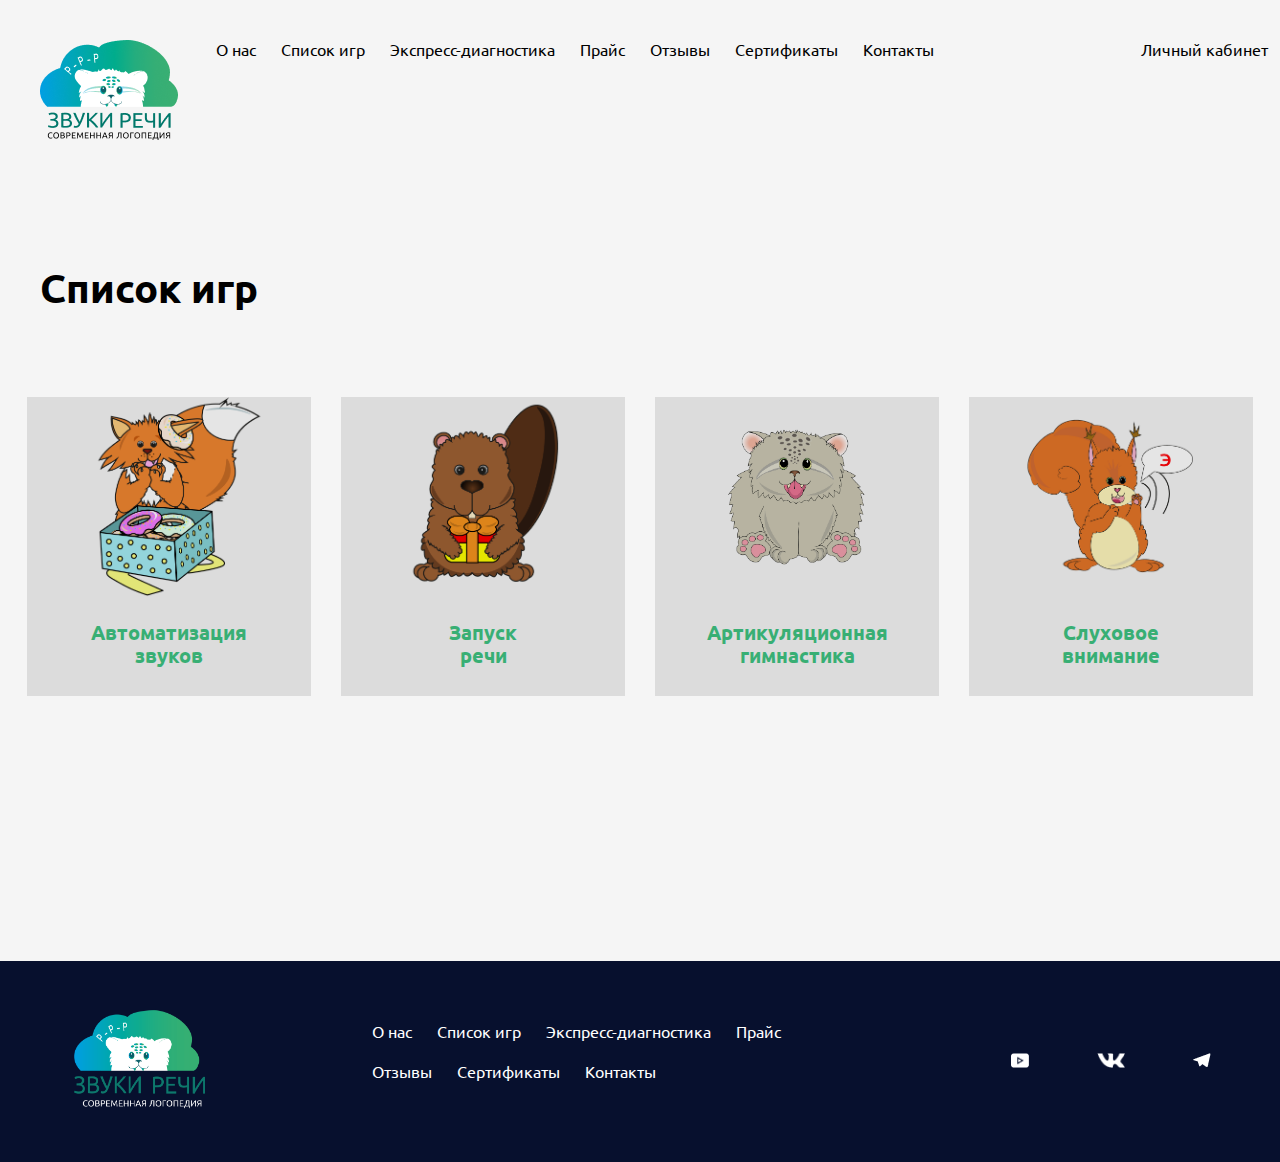
<file: gameList.html>
<!DOCTYPE html>
<html lang="ru">
<head>
    <meta charset="UTF-8">
    <meta http-equiv="X-UA-Compatible" content="IE=edge">
    <meta name="viewport" content="width=device-width, initial-scale=1.0">
    <link rel="stylesheet" href="src/css/normalize.css">
    <link rel="stylesheet" href="src/css/reset.css">
    <link rel="stylesheet" href="src/css/style.css">
    <!-- Семья шрифтов -->
    <link rel="preconnect" href="https://fonts.googleapis.com">
    <link rel="preconnect" href="https://fonts.gstatic.com" crossorigin>
    <link href="https://fonts.googleapis.com/css2?family=Ubuntu&display=swap" rel="stylesheet">
    <title>Звуки речи</title>
    <!-- Мета теги -->
    <meta name="keywords" content="Анна Лоткова, логопед-дефектолог" />
    <meta name="description" content="Занятия в игровой форме, развитие речи детей с раннего возраста" />
    <!-- Фав иконки -->
    <link rel="apple-touch-icon" sizes="60x60" href="src/favicon/apple-icon-60x60.png">
    <link rel="apple-touch-icon" sizes="72x72" href="src/favicon/apple-icon-72x72.png">
    <link rel="apple-touch-icon" sizes="76x76" href="src/favicon/apple-icon-76x76.png">
    <link rel="apple-touch-icon" sizes="114x114" href="src/favicon/apple-icon-114x114.png">
    <link rel="apple-touch-icon" sizes="120x120" href="src/favicon/apple-icon-120x120.png">
    <link rel="apple-touch-icon" sizes="144x144" href="src/favicon/apple-icon-144x144.png">
    <link rel="apple-touch-icon" sizes="152x152" href="src/favicon/apple-icon-152x152.png">
    <link rel="apple-touch-icon" sizes="180x180" href="src/favicon/apple-icon-180x180.png">
    <link rel="icon" type="image/png" sizes="192x192"  href="src/favicon/android-icon-192x192.png">
    <link rel="icon" type="image/png" sizes="32x32" href="src/favicon/favicon-32x32.png">
    <link rel="icon" type="image/png" sizes="96x96" href="src/favicon/favicon-96x96.png">
    <link rel="icon" type="image/png" sizes="16x16" href="src/favicon/favicon-16x16.png">
    <link rel="manifest" href="src/favicon/manifest.json">
    <meta name="msapplication-TileColor" content="#ffffff">
    <meta name="msapplication-TileImage" content="src/favicon/ms-icon-144x144.png">
    <meta name="theme-color" content="#ffffff">
    
</head>
<body>
    <!-- МЕНЮ -->

    <div class="container-menu">
                <div>
                    <a href="index.html">
                        <img class="logo-image" src="src/png/logo.png" alt="логотип" width="138px">
                    </a>
                </div>
                <nav class="container-nav">
                    <li><a class="par-menu" href="aboutUs.html">О нас</a></li>
                    <li><a class="par-menu" href="gameList.html">Список игр</a></li>
                    <li><a class="par-menu" href="diagnostics.html">Экспресс-диагностика</a></li>
                    <li><a class="par-menu" href="price.html">Прайс</a></li>
                    <li><a class="par-menu" href="index.html#comment">Отзывы</a></li>
                    <li><a class="par-menu" href="certificate.html">Сертификаты</a></li>
                    <li><a class="par-menu" href="contacts.html">Контакты</a></li>
                    <li class="last"><a class="par-menu" href="#">Личный кабинет</a></li>
                </nav>
    </div>


    <!-- Заголовок -->

    <div class="header">
        <h2 class="heading">Список игр</h2>
    </div>

    <!-- список игр -->
    
    <div class="container">
        <div class="container-gl">

            <!-- <div class="container-image-gl">
                <img class="circles-gl" src="src/image/circles.png" alt="круги" width="160px">
                <img class="dots-gl" src="src/image/dots.png" alt="" width="195px">
            </div> -->

            <div class="game hover-effect-btn">
                <div class="image-gl">
                    <img src="src/image/automat sounds.png" alt="автоматизация звуков иконка" width="200px">
                </div>
                <h3 class="title-gl">Автоматизация <br> звуков</h3>
                <div class="overlay-gl"></div>
                <div class="title-gl-par">
                    <p class="par-gl">Упражнения по закреплению правильного произношения звуков: С, З, Ц, Ш, Ж, Щ, Ч,Р,  Л, у ребенка</p>
                </div>
                <div class="button-gl"><a href="#">Перейти</a></div>
            </div>
            
            <div class="game hover-effect-btn">
                <div class="image-gl">
                    <img src="src/image/start speech.png" alt="Запуск речи иконка" width="200px">
                </div>
                <h3 class="title-gl">Запуск <br> речи</h3>
                <div class="overlay-gl"></div>
                <div class="title-gl-par">
                    <p class="par-gl">Игры для запуска речи у неговорящих детей с 2х лет. Подходит для тех, кто не использует в речи слова, либо вместо слов произносит отдельные слоги</p>
                </div>
                <div class="button-gl"><a href="#">Перейти</a></div>
            </div>

            <div class="game hover-effect-btn">
                <div class="image-gl">
                    <img src="src/image/gimnastic.png" alt="Артикуляционная гимнастика иконка" width="200px">
                </div>
                <h3 class="title-gl">Артикуляционная<br>гимнастика</h3>
                <div class="overlay-gl"></div>
                <div class="title-gl-par">
                    <p class="par-gl">Игровые задания для проведения артикуляционной гимнастики. Поможет детям при подготовке к постановке и автоматизации звуков и детям, кто только начинает говорить</p>
                </div>
                <div class="button-gl"><a href="#">Перейти</a></div>
            </div>

            <div class="game hover-effect-btn">
                <div class="image-gl">
                    <img src="src/image/audi attention.png" alt="Слуховое внимание иконка" width="200px">
                </div>
                <h3 class="title-gl">Слуховое<br>внимание</h3>
                <div class="overlay-gl"></div>
                <div class="title-gl-par">
                    <p class="par-gl">Игры для развития навыка анализа различения звуков на слух, что создаст базу для правильного произношения</p>
                </div>
                <div class="button-gl"><a href="#">Перейти</a></div>
            </div>

        </div>
    </div>




    <!-- Футер -->

    <footer class="footer">
        <div>
            <a href="index.html">
                <img class="logo-image" src="src/png/logofooter.png" alt="логотип" width="138px">
            </a>
        </div>

        <nav class="container-nav-footer">
            <li><a class="par-footer" href="aboutUs.html">О нас</a></li>
            <li><a class="par-footer" href="gameList.html">Список игр</a></li>
            <li><a class="par-footer" href="diagnostics.html">Экспресс-диагностика</a></li>
            <li><a class="par-footer" href="price.html">Прайс</a></li>
            <li><a class="par-footer" href="index.html#comment">Отзывы</a></li>
            <li><a class="par-footer" href="certificate.html">Сертификаты</a></li>
            <li><a class="par-footer" href="contacts.html">Контакты</a></li>
        </nav>

        <div class="contact-container" id="contact">
            <a href="#">
                <img src="src/icon/youtube.png" alt="ютуб" height="15px">
            </a>

            <a href="#">
                <img src="src/icon/vk.png" alt="вконтакте" height="15px">
            </a>

            <a href="#">
                <img src="src/icon/telegram.png" alt="телеграмм" height="15px">
            </a>
        </div>

    </footer>


</body>
</html>
</file>
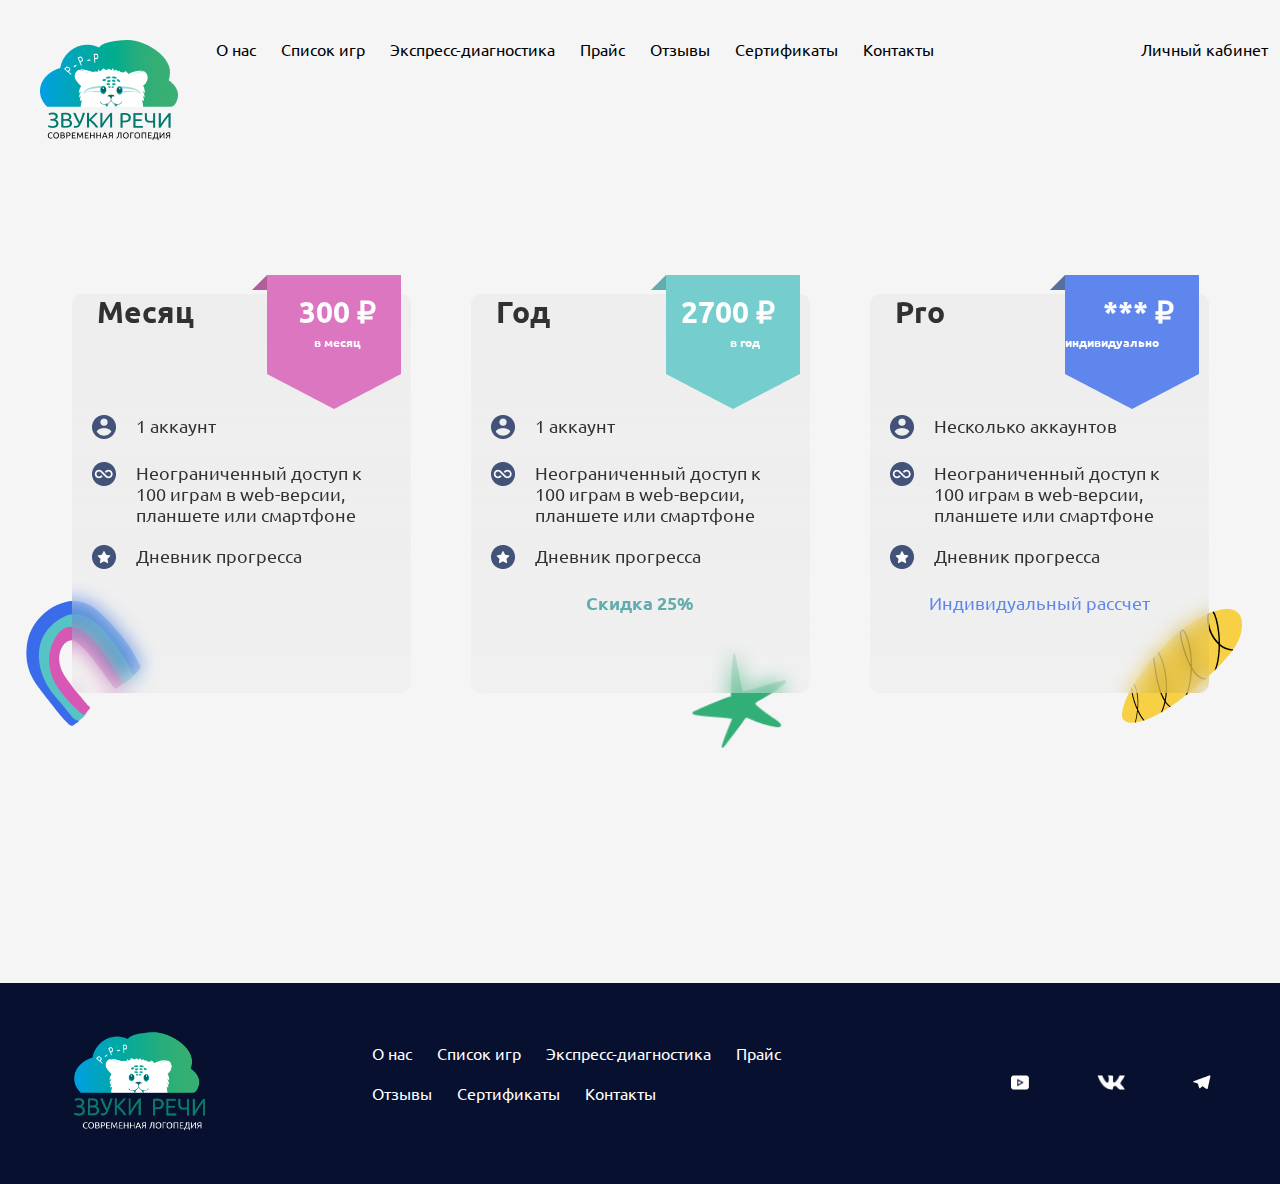
<file: price.html>
<!DOCTYPE html>
<html lang="ru">
<head>
    <meta charset="UTF-8">
    <meta http-equiv="X-UA-Compatible" content="IE=edge">
    <meta name="viewport" content="width=device-width, initial-scale=1.0">
    <link rel="stylesheet" href="src/css/normalize.css">
    <link rel="stylesheet" href="src/css/reset.css">
    <link rel="stylesheet" href="src/css/style.css">
    <!-- Семья шрифтов -->
    <link rel="preconnect" href="https://fonts.googleapis.com">
    <link rel="preconnect" href="https://fonts.gstatic.com" crossorigin>
    <link href="https://fonts.googleapis.com/css2?family=Ubuntu&display=swap" rel="stylesheet">
    <title>Звуки речи</title>
    <!-- Мета теги -->
    <meta name="keywords" content="Анна Лоткова, логопед-дефектолог" />
    <meta name="description" content="Занятия в игровой форме, развитие речи детей с раннего возраста" />

    <!-- Фав иконки -->
    <link rel="apple-touch-icon" sizes="60x60" href="src/favicon/apple-icon-60x60.png">
    <link rel="apple-touch-icon" sizes="72x72" href="src/favicon/apple-icon-72x72.png">
    <link rel="apple-touch-icon" sizes="76x76" href="src/favicon/apple-icon-76x76.png">
    <link rel="apple-touch-icon" sizes="114x114" href="src/favicon/apple-icon-114x114.png">
    <link rel="apple-touch-icon" sizes="120x120" href="src/favicon/apple-icon-120x120.png">
    <link rel="apple-touch-icon" sizes="144x144" href="src/favicon/apple-icon-144x144.png">
    <link rel="apple-touch-icon" sizes="152x152" href="src/favicon/apple-icon-152x152.png">
    <link rel="apple-touch-icon" sizes="180x180" href="src/favicon/apple-icon-180x180.png">
    <link rel="icon" type="image/png" sizes="192x192"  href="src/favicon/android-icon-192x192.png">
    <link rel="icon" type="image/png" sizes="32x32" href="src/favicon/favicon-32x32.png">
    <link rel="icon" type="image/png" sizes="96x96" href="src/favicon/favicon-96x96.png">
    <link rel="icon" type="image/png" sizes="16x16" href="src/favicon/favicon-16x16.png">
    <link rel="manifest" href="src/favicon/manifest.json">
    <meta name="msapplication-TileColor" content="#ffffff">
    <meta name="msapplication-TileImage" content="src/favicon/ms-icon-144x144.png">
    <meta name="theme-color" content="#ffffff">
</head>
<body>
    <!-- МЕНЮ -->

    <div class="container-menu">
                <div>
                    <a href="index.html">
                        <img class="logo-image" src="src/png/logo.png" alt="логотип" width="138px">
                    </a>
                </div>
                <nav class="container-nav">
                    <li><a class="par-menu" href="aboutUs.html">О нас</a></li>
                    <li><a class="par-menu" href="gameList.html">Список игр</a></li>
                    <li><a class="par-menu" href="diagnostics.html">Экспресс-диагностика</a></li>
                    <li><a class="par-menu" href="price.html">Прайс</a></li>
                    <li><a class="par-menu" href="index.html#comment">Отзывы</a></li>
                    <li><a class="par-menu" href="certificate.html">Сертификаты</a></li>
                    <li><a class="par-menu" href="contacts.html">Контакты</a></li>
                    <li class="last"><a class="par-menu" href="#">Личный кабинет</a></li>
                </nav>
    </div>

    <!-- Блоки с прайсом -->

    <div class="container-price">
        <div class="container-free">
            <img class="image-month" src="src/image/horse month.png" alt="подкова" width="191px">
            <img class="image-year" src="src/image/star year.png" alt="звезда" width="95px">
            <img class="image-pro" src="src/image/bread pro.png" alt="хлеб" width="120px">
        </div>  
        
        <div class="container-block-pr">
            <div class="container-free-elem-pr">
                <h4 class="heading-pr pos-month">Месяц</h4>
                <h4 class="tariff">300 ₽</h4>
                <h4 class="interval">в месяц</h4>
                <img class="label" src="src/image/label month.png" alt="ярлык" width="134px">
                <img class="corner" src="src/image/corner month.png" alt="уголок" width="15px">  
            </div>
            <div class="container-item">
                <div class="container-item-pr last-pr">
                    <div><img src="src/icon/account.png" alt="иконка аккаунта" width="24px"></div>
                    <p class="text-pr">1 аккаунт</p>
                </div>

                <div class="container-item-pr">
                    <div><img src="src/icon/access.png" alt="иконка доступа" width="24px"></div>
                    <p class="text-pr">Неограниченный доступ к 100 играм в web-версии, планшете или смартфоне</p>
                </div>

                <div class="container-item-pr">
                    <div><img src="src/icon/bonus.png" alt="иконка бонус" width="24px"></div>
                    <p class="text-pr">Дневник прогресса</p>
                </div>
                <h3 class="discount-pr month-pr">Скидка 25%</h3>
            </div>
        </div>

        <div class="container-block-pr">
            <div class="container-free-elem-pr">
                <h4 class="heading-pr pos-month">Год</h4>
                <h4 class="tariff">2700 ₽</h4>
                <h4 class="interval">в год</h4>
                <img class="label" src="src/image/label year.png" alt="ярлык" width="134px">
                <img class="corner" src="src/image/corner year.png" alt="уголок" width="15px">
            </div>
            <div class="container-item-pr last-pr">
                <div><img src="src/icon/account.png" alt="иконка аккаунта" width="24px"></div>
                <p class="text-pr">1 аккаунт</p>
            </div>

            <div class="container-item-pr">
                <div><img src="src/icon/access.png" alt="иконка доступа" width="24px"></div>
                <p class="text-pr">Неограниченный доступ к 100 играм в web-версии, планшете или смартфоне</p>
            </div>

            <div class="container-item-pr">
                <div><img src="src/icon/bonus.png" alt="иконка бонус" width="24px"></div>
                <p class="text-pr">Дневник прогресса</p>
            </div>

            <h3 class="discount-pr">Скидка 25%</h3>
        </div>

        <div class="container-block-pr">
            <div class="container-free-elem-pr">
                <h4 class="heading-pr">Pro</h4>
                <h4 class="tariff">*** ₽</h4>
                <h4 class="interval">индивидуально</h4>
                <img class="label" src="src/image/label pro.png" alt="ярлык" width="134px">
                <img class="corner" src="src/image/corner pro.png" alt="уголок" width="15px">
            </div>
            <div class="container-item-pr last-pr">
                <div><img src="src/icon/account.png" alt="иконка аккаунта" width="24px"></div>
                <p class="text-pr">Несколько аккаунтов</p>
            </div>

            <div class="container-item-pr">
                <div><img src="src/icon/access.png" alt="иконка доступа" width="24px"></div>
                <p class="text-pr">Неограниченный доступ к 100 играм в web-версии, планшете или смартфоне</p>
            </div>

            <div class="container-item-pr">
                <div><img src="src/icon/bonus.png" alt="иконка бонус" width="24px"></div>
                <p class="text-pr">Дневник прогресса</p>
            </div>

            <h3 class="discount-pr-pro">Индивидуальный рассчет</h3>
        </div>

    </div>





    <!-- Футер -->

    <footer class="footer">
        <div>
            <a href="index.html">
                <img class="logo-image" src="src/png/logofooter.png" alt="логотип" width="138px">
            </a>
        </div>

        <nav class="container-nav-footer">
            <li><a class="par-footer" href="aboutUs.html">О нас</a></li>
            <li><a class="par-footer" href="gameList.html">Список игр</a></li>
            <li><a class="par-footer" href="diagnostics.html">Экспресс-диагностика</a></li>
            <li><a class="par-footer" href="price.html">Прайс</a></li>
            <li><a class="par-footer" href="index.html#comment">Отзывы</a></li>
            <li><a class="par-footer" href="certificate.html">Сертификаты</a></li>
            <li><a class="par-footer" href="contacts.html">Контакты</a></li>
        </nav>

        <div class="contact-container" id="contact">
            <a href="#">
                <img src="src/icon/youtube.png" alt="ютуб" height="15px">
            </a>

            <a href="#">
                <img src="src/icon/vk.png" alt="вконтакте" height="15px">
            </a>

            <a href="#">
                <img src="src/icon/telegram.png" alt="телеграмм" height="15px">
            </a>
        </div>

    </footer>


</body>
</html>
</file>
<file: src/css/style.css>
/* Главная страница */

body {
    background-color: #F5F5F5;
}

.container-main {
    min-width: 1000px;
    display: flex;
    flex-direction: column;
}

/* меню */

.logo-image {
    margin-right: 25px;
}

.container-menu {
    display: flex;
    margin-bottom: 120px;
    padding-left: 40px;
    padding-top: 40px;
}

.container-nav {
    display: flex;
    justify-content: flex-start;
    width: 90%;
}

li {
    list-style: none;
}

.par-menu {
    text-decoration: none;
    color: #000000;
    font-size: 16px;
    font-family: 'Ubuntu', sans-serif;
    /* margin-right: 25px; */
    font-weight: 400;
    line-height: 18px;
    padding: 12.5px;
    padding-top: 50px;
    padding-bottom: 50px;
}

.par-menu:hover {
    background: radial-gradient(circle, rgba(254,193,88,1) 0%, rgba(245,245,245,0) 55%);
}

.last {
    margin-left: auto;
}


/* Первый контейнер */

.first-container {
    display: flex;
    flex-wrap: wrap;
    margin-bottom: 250px;
    justify-content: center;
}

/* Первый контейнер левый блок */

.logo-brief {
    position: relative;
}

.par-logo {
    font-family: 'Ubuntu', sans-serif;
    font-size: 40.1233px;
    font-weight: 700;
    color: #FFFFFF;
    position: absolute;
    top: 20px;
    left: 20px;
}

.tagline {
    font-weight: 700;
    font-size: 36px;
    font-family: 'Ubuntu', sans-serif;
    color: #000000;
    line-height: 48px;
}

.first-line {
    display: flex;
}

.posit-par {
    display: flex;
    align-items: center;
    margin-left: 5px;
}

.par-cta {
    font-family: 'Ubuntu', sans-serif;
    color: #000000;
    font-weight: 400;
    font-size: 18px;
    line-height: 22px;
    margin-bottom: 36px;
}

.tagline-posit {
    margin-bottom: 36px;
}

.btn-cta {
    background: linear-gradient(90.98deg, #E26769 0.34%, #E88486 112.11%);
    box-shadow: 0px 10px 10px rgba(180, 27, 23, 0.3);
    border-radius: 20px;
    width: 315px;
    height: 80px;
    border: none;
    font-weight: 700;
    font-size: 18px;
    line-height: 22px;
    color: #FFFFFF;
    font-family: 'Ubuntu', sans-serif;
}

/* Первый контейнер правый блок */


.bc-container {
    position: relative;
    min-width: 695px;
}

.blue-spot {
    width: 400px;
    height: 400px;
    background: radial-gradient(circle, rgba(36,237,255,0.6) 0%, rgba(0,0,0,0) 70%);
    position: absolute;
    top: -120px;
    left: 65px;
    z-index: -1;
}

.orange-spot {
    position: absolute;
    width: 400px;
    height: 400px;
    background: radial-gradient(circle, rgba(254,193,88,0.6) 0%, rgba(255, 255, 255, 0) 70%);
    top: -120px;
    left: 340px;
    z-index: -1;
}

.purple-spot {
    position: absolute;
    width: 400px;
    height: 300px;
    background: radial-gradient(circle, rgba(222,43,174,0.6) 0%, rgba(255, 255, 255, 0) 60%);
    top: 250px;
    left: 200px;
    z-index: -1;
    bottom: 0px;
}

.image-cta {
    z-index: 1;
    position: absolute;
    top: 10px;
    left: 100px;
}

.dialog-one {
    z-index: 1;
    position: absolute;
    top: -15px;
    left: 120px;
}

.dialog-two {
    z-index: 1;
    position: absolute;
    top: 30px;
    left: 505px;
}

.par-dialog-one {
    z-index: 1;
    position: absolute;
    font-family: 'Ubuntu', sans-serif;
    color: #512A46;
    font-weight: 700;
    font-size: 20px;
    line-height: 22px;
    top: 5px;
    left: 145px;
}

.par-dialog-two {
    z-index: 1;
    position: absolute;
    font-family: 'Ubuntu', sans-serif;
    color: #512A46;
    font-weight: 700;
    font-size: 20px;
    line-height: 22px;
    top: 55px;
    left: 535px;
}

 /* Второй блок  */

 .second-container {
    display: flex;
    justify-content: center;
    flex-wrap: wrap;
    margin-bottom: 150px;
 }

/* Заголовок  */

.header {
    display: flex;
    margin-bottom: 72px;
    padding-left: 40px;
}

.heading {
    font-weight: 700;
    font-size: 40.1233px;
    line-height: 46px;
    color: #000000;
    font-family: 'Ubuntu', sans-serif;
}

 /* Блок с текстом  */

 .edge-block {
    width: 380px;
    height: 168px;
    background: #FFFFFF;
    border-radius: 10px;
    display: flex;
    flex-direction: column;
    justify-content: center;
    padding-left: 100px;
    margin: 20px;
 }

 .edge-header {
    font-family: 'Ubuntu', sans-serif;
    font-weight: 700;
    font-size: 24px;
    line-height: 28px;
    color: #000000;
    margin-bottom: 16px;

 }

 .grey-par {
    font-family: 'Ubuntu', sans-serif;
    font-weight: 400;
    font-size: 18px;
    line-height: 21px;
    color: #7C7C7C;
 }

 .icon-box {
    position: relative;
 }

 .icon-edge {
    position: absolute;
    top: -150px;
    left: -70px;
 }


 /* третий блок */

 .third-container {
    display: flex;
    justify-content: center;
    flex-wrap: wrap;
    max-width: 1400px;
    align-self: center;
    margin-bottom: 187px;
 }

 .skill-block {
    width: 380px;
    height: 220px;
    background: rgba(255,255,255,0.5);
    border: 1px solid #D5D5D5;
    display: flex;
    flex-direction: column;
    justify-content: center;
    padding-left: 24px;
    margin: 20px;
    backdrop-filter: blur(2px);
    border-radius: 10px;
 }

.skill-header {
    font-weight: 700;
    font-size: 46px;
    line-height: 53px;
    color: #000000;
    font-family: 'Ubuntu', sans-serif;
}

.skill-header-min {
    font-weight: 700;
    font-size: 24px;
    line-height: 27px;
    color: #000000;
    font-family: 'Ubuntu', sans-serif;
    margin-bottom: 17px;
}

/* Градиент */

.gradient-container {
    position: relative;
}

.yellow-spot {
    background: radial-gradient(circle, rgba(254,193,88,0.7) 0%, rgba(255, 255, 255, 0) 70%);
    z-index: -1;
    width: 760px;
    height: 700px;
    position: absolute;
    top: -200px;
    left: -170px;
}

.red-spot {
    background: radial-gradient(circle, rgba(207,2,26,0.5) 0%, rgba(255, 255, 255, 0) 60%);
    z-index: -2;
    width: 50vw;
    height: 700px;
    position: absolute;
    top: -200px;
    left: 430px;
}

.violet-spot {
    background: radial-gradient(circle, rgba(222,43,174,0.6) 0%, rgba(255, 255, 255, 0) 70%);
    z-index: -3;
    width: 700px;
    height: 700px;
    position: absolute;
    top: 150px;
    left: -150px;
}

.aquamarine-spot {
    background: radial-gradient(circle, rgba(36,237,255,0.6) 0%, rgba(245,245,245,1) 70%);
    z-index: -4;
    width: 680px;
    height: 680px;
    position: absolute;
    top: 150px;
    left: 400px;
}

/* Четвертый блок */

.vid {
    display: flex;
    justify-content: center;
    align-items: center;
    margin-bottom: 35px;
}

.btn-container {
    display: flex;
    justify-content: center;
    align-items: center;
    margin-bottom: 45px;
}

.subscip-container {
    display: flex;
    justify-content: center;
    align-items: center;
    margin-bottom: 72px;
}

.subscrip {
    font-weight: 700;
    font-size: 18px;
    line-height: 22px;
    text-decoration-line: underline;
    color: #414141;
    font-family: 'Ubuntu', sans-serif;
}

/* Четвертый блок */

.fifth-container {
    height: 637px;
    background: linear-gradient(93.44deg, #08A5BE 5.18%, #2FAD7F 100.08%);
    margin: 0px;
    display: flex;
    justify-content: center;
}

.com-header {
    padding-top: 100px;
    padding-left: 40px;
    margin-bottom: 23px;
}

.com-heading {
    font-weight: 700;
    font-size: 40.1233px;
    line-height: 46px;
    color: #FFFFFF;
    font-family: 'Ubuntu', sans-serif;
}

.par-com {
    font-weight: 400;
    font-size: 18px;
    line-height: 22px;
    color: #FFFFFF;
    font-family: 'Ubuntu', sans-serif;
}

.com-container {
    padding-left: 40px;
    max-width: 1000px;
    margin-bottom: 20px;
}

.arrow-btn {
    border: none;
    background-color: Transparent;
}

.btn-arrow-container {
    display: flex;
    justify-content: end;
    max-width: 1000px;
}

.comment-array {
    display: flex;
    flex-wrap: wrap;
}

.comment-hat {
    display: flex;
    padding-top: 24px;
    padding-left: 24px;
}

.comment-heading {
    display: flex;
    flex-direction: column;
    justify-content: space-around;
    padding-left: 16px;
}

.comment-image {
    border-radius: 100%
}

.comment-list {
    width: 580px;
    height: 325px;
    background: #FFFFFF;
    box-shadow: 0px 10px 10px rgba(0, 0, 0, 0.3);
    border-radius: 4px;
    margin: 13px;
    z-index: 9;
}

.oneComment, .twoComment {
    display: block;
}

.hidden {
    display: none;
}

.show {
    display: block;
}



.comment-name {
    font-weight: 500;
    font-size: 16px;
    line-height: 18px;
    font-family: 'Ubuntu', sans-serif;
    color: #000000;
}

.comment-address {
    font-family: 'Ubuntu', sans-serif;
    font-weight: 400;
    font-size: 14px;
    line-height: 16px;
    color: #7C7C7C;
}

.comment-text {
    font-family: 'Ubuntu', sans-serif;
    font-weight: 400;
    font-size: 14px;
    line-height: 22px;
    color: #000000;
    max-width: 519px;
    padding-top: 34px;
    padding-left: 29px;
}

/* Подвал */

.footer {
    min-height: 201px;
    background: #07102E;
    display: flex;
    align-items: center;
    justify-content: space-around;
}

.container-nav-footer {
    display: flex;
    flex-wrap: wrap;
    max-width: 500px;
    min-height: 80px;
}

.par-footer {
    text-decoration: none;
    color: #FFFFFF;
    font-size: 16px;
    font-family: 'Ubuntu', sans-serif;
    margin-right: 25px;
    font-weight: 400;
    line-height: 18px;
}

.contact-container {
    width: 200px;
    display: flex;
    justify-content: space-between;
}

/* Страница о нас */

.main-container-au {
    max-width: 1370px;
    text-align: center;
    
}

.container {
    display: flex;
    flex-direction: column;
    align-items:center;
    justify-content: center;
}

.container-par-au {
    padding-left: 100px;
    margin-bottom: 1050px;
}

.par-au {
    font-family: 'Ubuntu', sans-serif;
    font-weight: 400;
    font-size: 18px;
    line-height: 22px;
    color: #000000;
}

.par-au-name {
    font-weight: 700;
}

.header-au {
    padding-left: 100px;
}

.container-foto-ua {
   position: relative; 
}

.foto-logop-ua {
    z-index: 1;
    position: absolute;
    top: -1000px;
    left: 300px;
}

.gradient-orang-ua {
    width: 350px;
    height: 350px;
    background: radial-gradient(circle, rgba(254,193,88,1) 0%, rgba(255, 255, 255, 0) 75%);
    z-index: -1;
    position: absolute;
    top: -1000px;
    left: 100px;
}

.container-name-ua-logop {
    position: absolute;
    top: -600px;
    left: 300px;
}

.foto-prog-ua {
    position: absolute;
    top: -700px;
    left: 700px;
}

.gradient-bleu-ua {
    width: 350px;
    height: 350px;
    background: radial-gradient(circle, rgba(36,237,255,1) 0%, rgba(245,245,245,0) 70%);
    z-index: -1;
    position: absolute;
    top: -650px;
    left: 900px;
}

.container-name-ua-prog {
    position: absolute;
    top: -250px;
    left: 700px;
}

.container-au-text {
    display: flex;
    flex-direction: column;
    align-items:center;
    justify-content: center;
    text-align: center;
    max-width: 1180px;
    background: #FFFFFF;
    padding: 50px;
    margin-bottom: 300px;
}

.text-au {
    font-family: 'Ubuntu', sans-serif;
    font-weight: 400;
    font-size: 24px;
    line-height: 32px;
    text-align: center;
    color: #000000;
    padding: 20px;
}

.text-au-b {
    font-family: 'Ubuntu', sans-serif;
    font-weight: 700;
    font-size: 24px;
    line-height: 32px;
    text-align: center;
    color: #000000;
}

/* Страница Прайс */

.container-price {
    display: flex;
    justify-content: center;
    flex-wrap: wrap;
    margin-bottom: 260px;
}

.container-block-pr {
    width: 339px;
    height: 399px;
    background: linear-gradient(180deg, rgba(188, 188, 188, 0.16) 0%, rgba(147, 147, 147, 0.0592) 100%);
    opacity: 0.8;
    backdrop-filter: blur(10px);
    border-radius: 10px;
    display: flex;
    flex-direction: column;
    justify-content: center;
    margin: 30px;
    z-index: 2;
}

.container-item-pr {
    display: flex;
    margin-bottom: 20px;
    padding-left: 20px;
    padding-right: 20px;
}

.text-pr {
    font-weight: 400;
    font-size: 18px;
    line-height: 21px;
    color: #000000;
    font-family: 'Ubuntu', sans-serif;
    padding-left: 20px;
    z-index: 10;
}

.discount-pr {
    text-align: center;
    font-weight: 700;
    font-size: 18px;
    line-height: 21px;
    color: #3D9B9C;
    font-family: 'Ubuntu', sans-serif;
}

.month-pr {
    opacity: 0;
}

.discount-pr-pro {
    text-align: center;
    font-weight: 400;
    font-size: 18px;
    line-height: 21px;
    color: #396BEB;
    font-family: 'Ubuntu', sans-serif;
}

.tariff {
    font-weight: 700;
    font-size: 30px;
    line-height: 34px;
    color: #FFFFFF;
    font-family: 'Ubuntu', sans-serif;
}

.interval {
    font-family: 'Ubuntu', sans-serif;
    font-weight: 700;
    font-size: 12px;
    line-height: 14px;
    color: #FFFFFF;
}

.container-free-elem-pr {
    position: relative;
}

.heading-pr {
    position: absolute;
    font-weight: 700;
    font-size: 30px;
    line-height: 34px;
    color: #000000;
    font-family: 'Ubuntu', sans-serif;
    top: -80px;
    left: 25px;
}


.tariff {
    position: absolute;
    top: -80px;
    right: 35px;
    z-index: 10;
}

.interval {
    position: absolute;
    top: -40px;
    right: 50px;
    z-index: 10;
}


.image-month {
    position: absolute;
    top: 315px;
    left: -70px;
    z-index: -10;
}

.container-free {
    position: relative;
}

.image-year {
    position: absolute;
    bottom: -25px;
    left: 650px;
    z-index: -10;
}

.image-pro {
    position: absolute;
    bottom: 0px;
    right: -1200px;
    z-index: -10;
}

.label {
    position: absolute;
    top: -100px;
    right: 10px;
}

.corner {
    position: absolute;
    top: -100px;
    right: 144px;
}

.last-pr {
    margin-top: 40px;
}

/* Страница список игр */

.container-gl {
    max-width: 1300px;
    display: flex;
    align-items: center;
    justify-content: center;
    flex-wrap: wrap;
    margin-bottom: 250px;
}

.game {
    width: 284px;
    height: 299px;
    display: flex;
    justify-content: center;
    margin: 15px;
}

.hover-effect-btn {
    position: relative;

  }

.overlay-gl {
position: absolute;
top: 0;
left: 0;
width: 100%;
height: 100%;
background: rgba(0, 0, 0, 0.1);
transition: 0.5s ease;
}

.hover-effect-btn:hover .overlay-gl {
display: block;
background: rgba(0, 0, 0, 0.7);
}

.title-gl {
position: absolute;
width: 100%;
left: 0;
top: 75%;
z-index: 1;
transition: top .5s ease;
font-weight: 700;
font-size: 20px;
line-height: 23px;
text-align: center;
font-family: 'Ubuntu', sans-serif;
color: #38AF74;
}

.hover-effect-btn:hover .title-gl {
top: 10%; /* Отступ сверху при наведении */
}

.hover-effect-btn:hover .image-gl {
margin: 40px; /* Отступ сверху при наведении */
}

.button-gl {
position: absolute;
width: 100%;
left:0;
top: 75%;
text-align: center;
opacity: 0;
transition: opacity .35s ease;
}

.button-gl a {
text-align: center;
padding: 10px 50px 10px 50px;
color: white;
z-index: 1;
background: #38AF74;
border-radius: 100px;
text-decoration: none; 
font-family: 'Ubuntu', sans-serif;
} 

.title-gl-par {
position: absolute;
width: 100%;
left:0;
top: 30%;
text-align: center;
opacity: 0;
transition: opacity .35s ease;
}

.par-gl {
font-weight: 400;
font-size: 14px;
line-height: 20px;
color: #FFFFFF;
font-family: 'Ubuntu', sans-serif;
z-index: 1;
}

.hover-effect-btn:hover .button-gl {
opacity: 1;
}

.hover-effect-btn:hover .title-gl-par {
opacity: 1;
}

/* .container-image-gl {
    position: relative;
}

.circles-gl {
    position: absolute;
    left: 0px;
    top: -180px;
    z-index: -3;
}

.dots-gl {
    position: absolute;
    bottom: -300px;
    left: 1070px;
    z-index: -10;
} */
</file>
